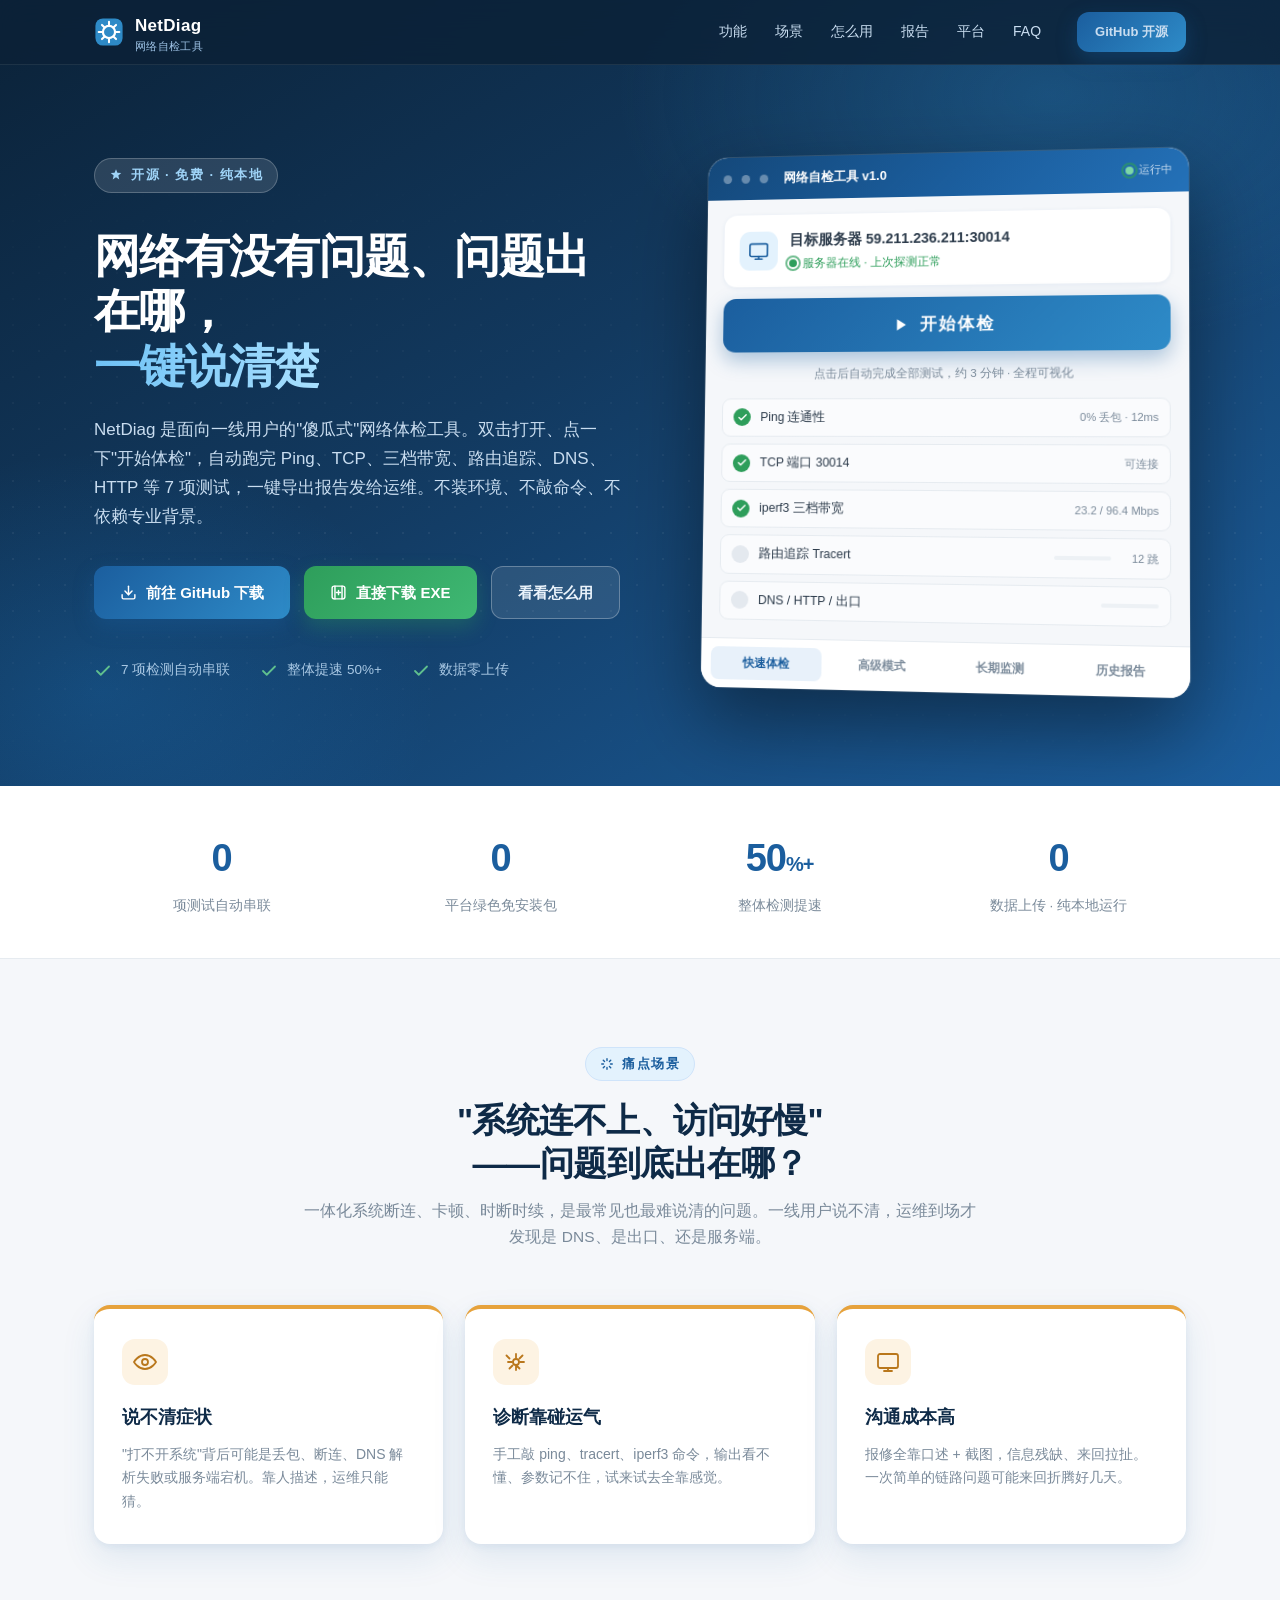
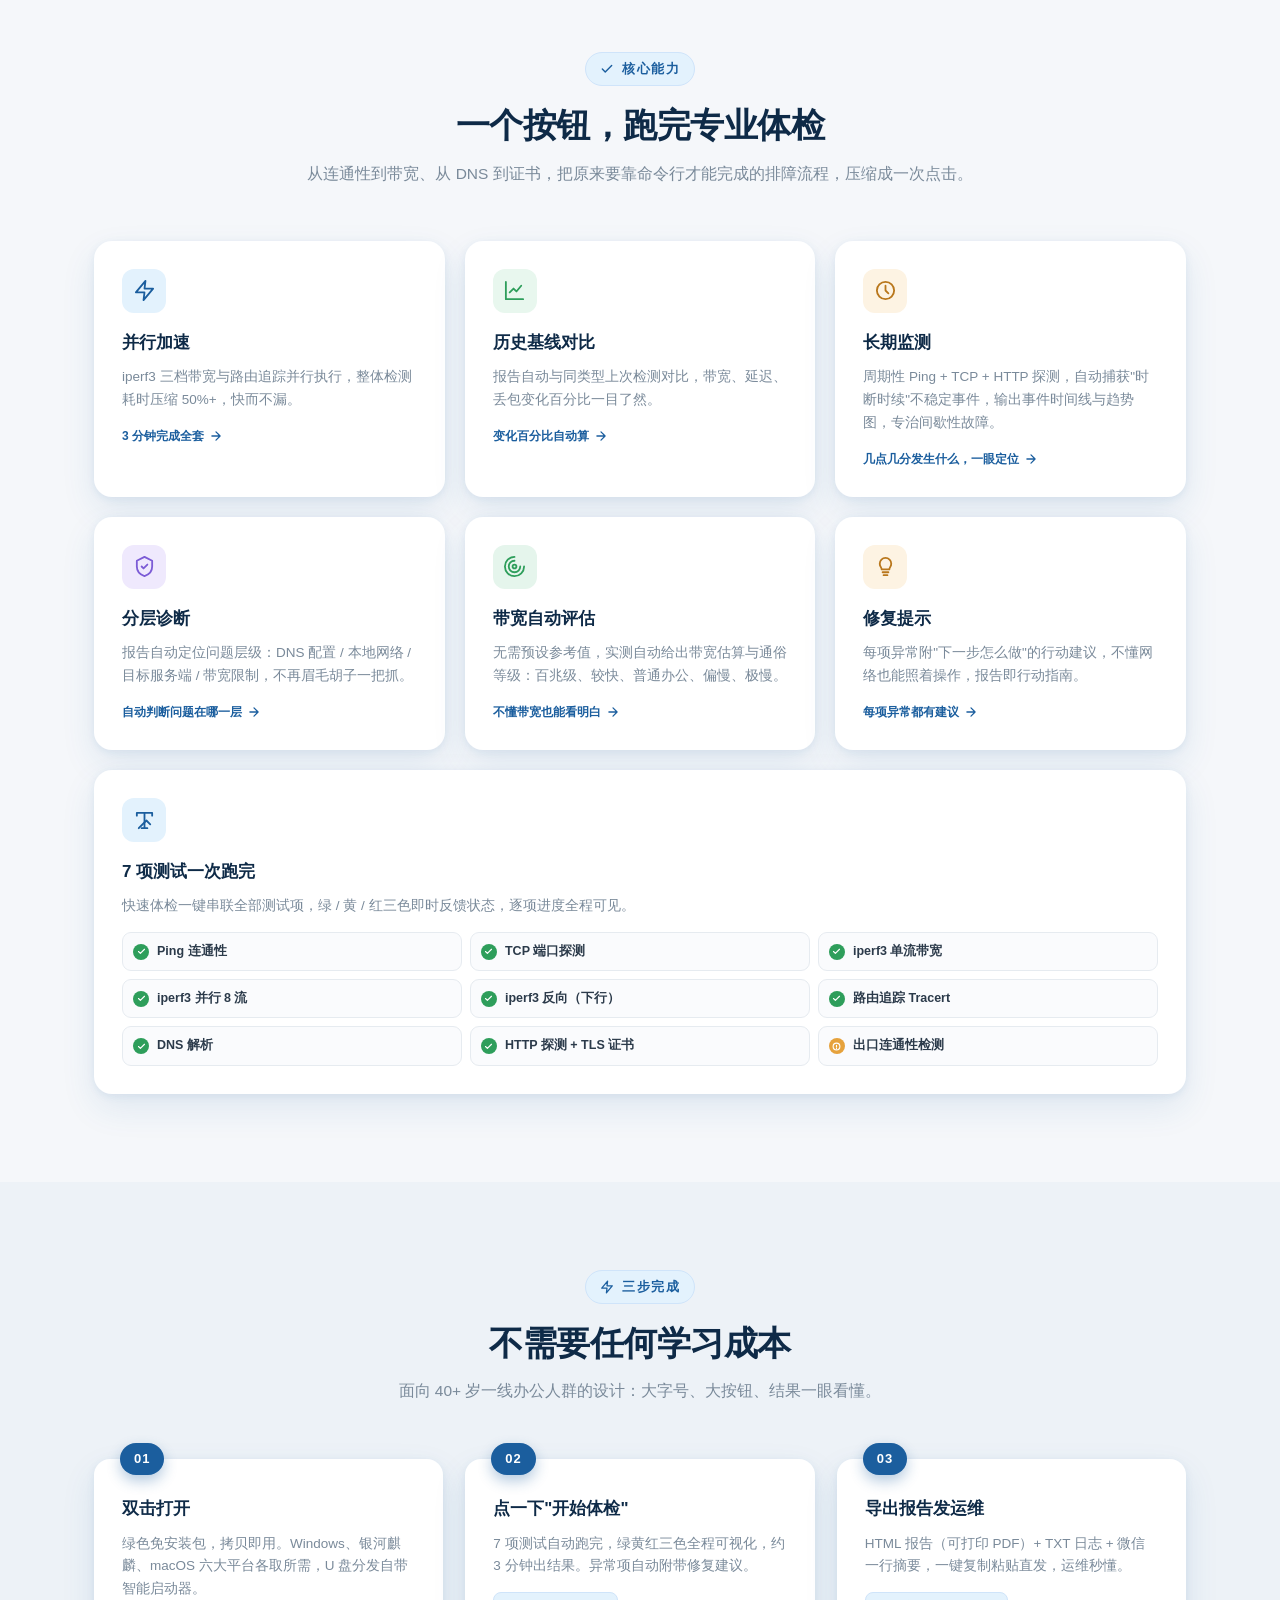
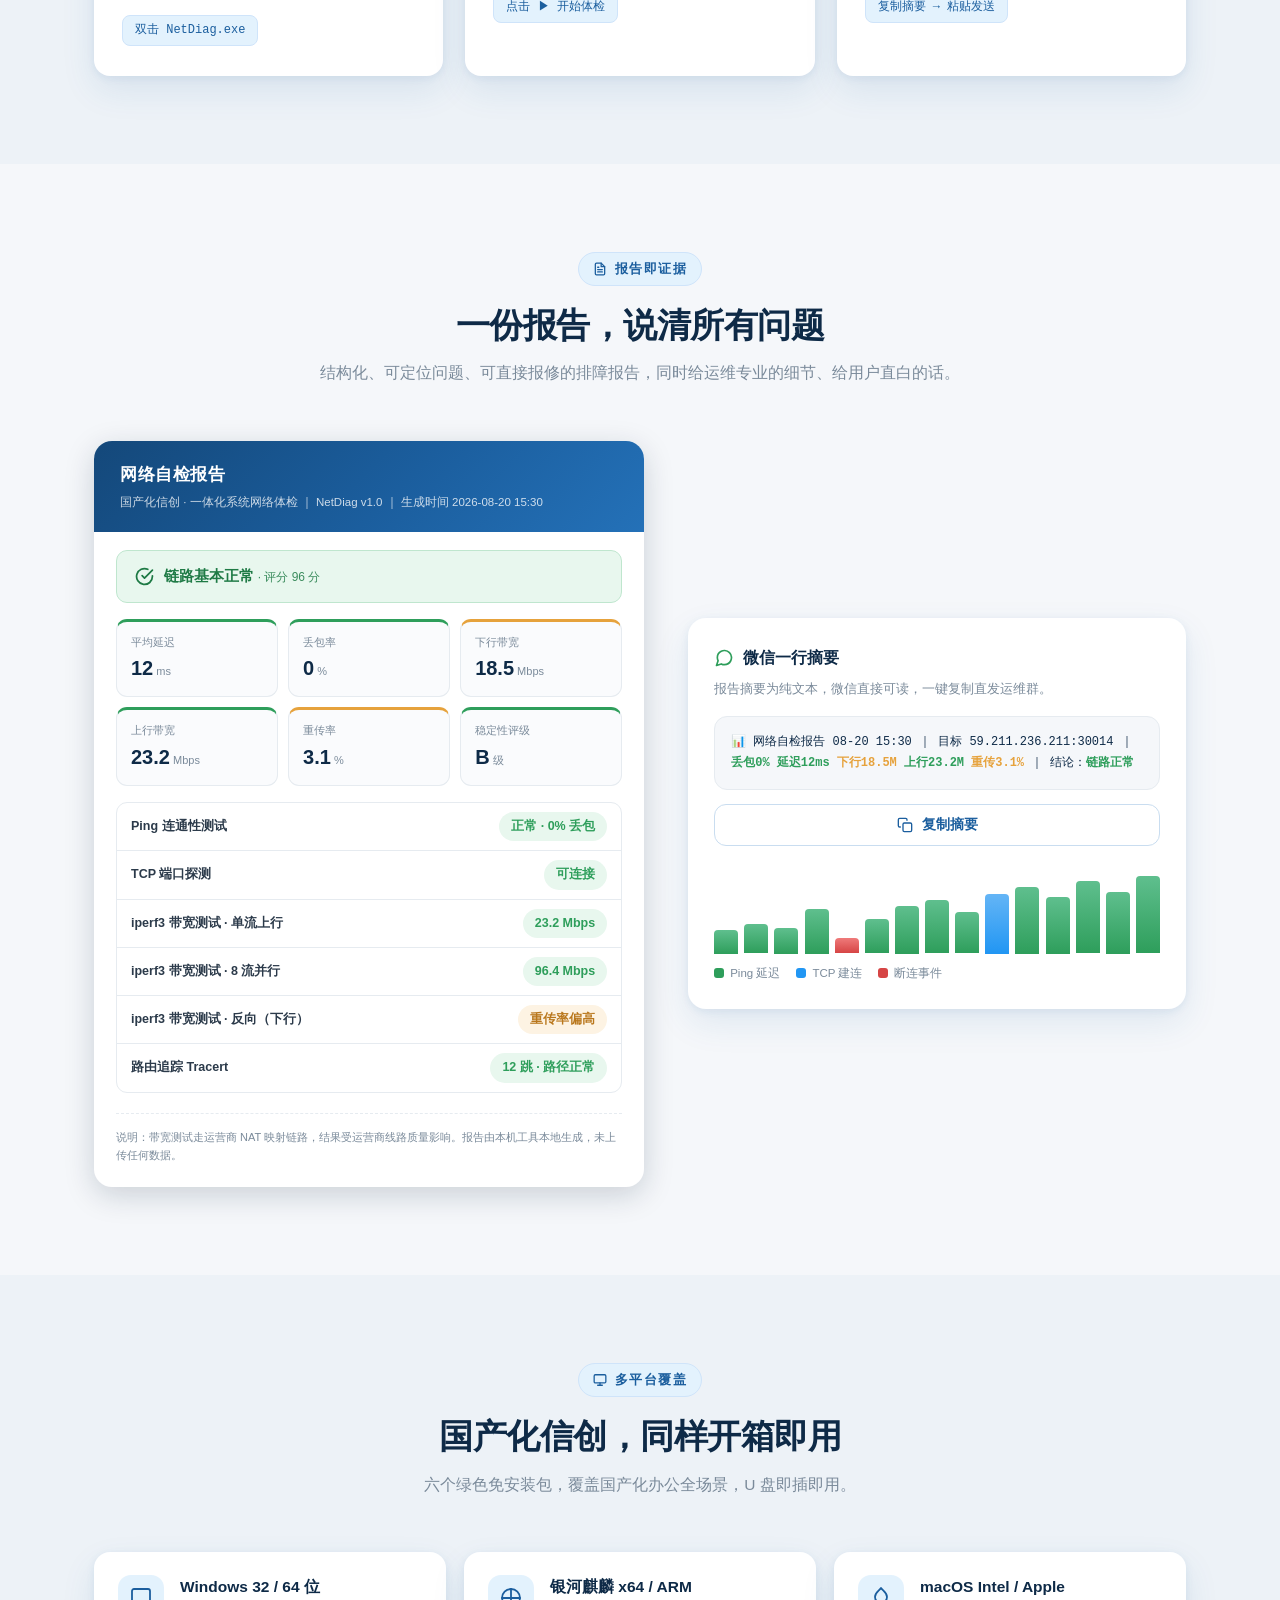
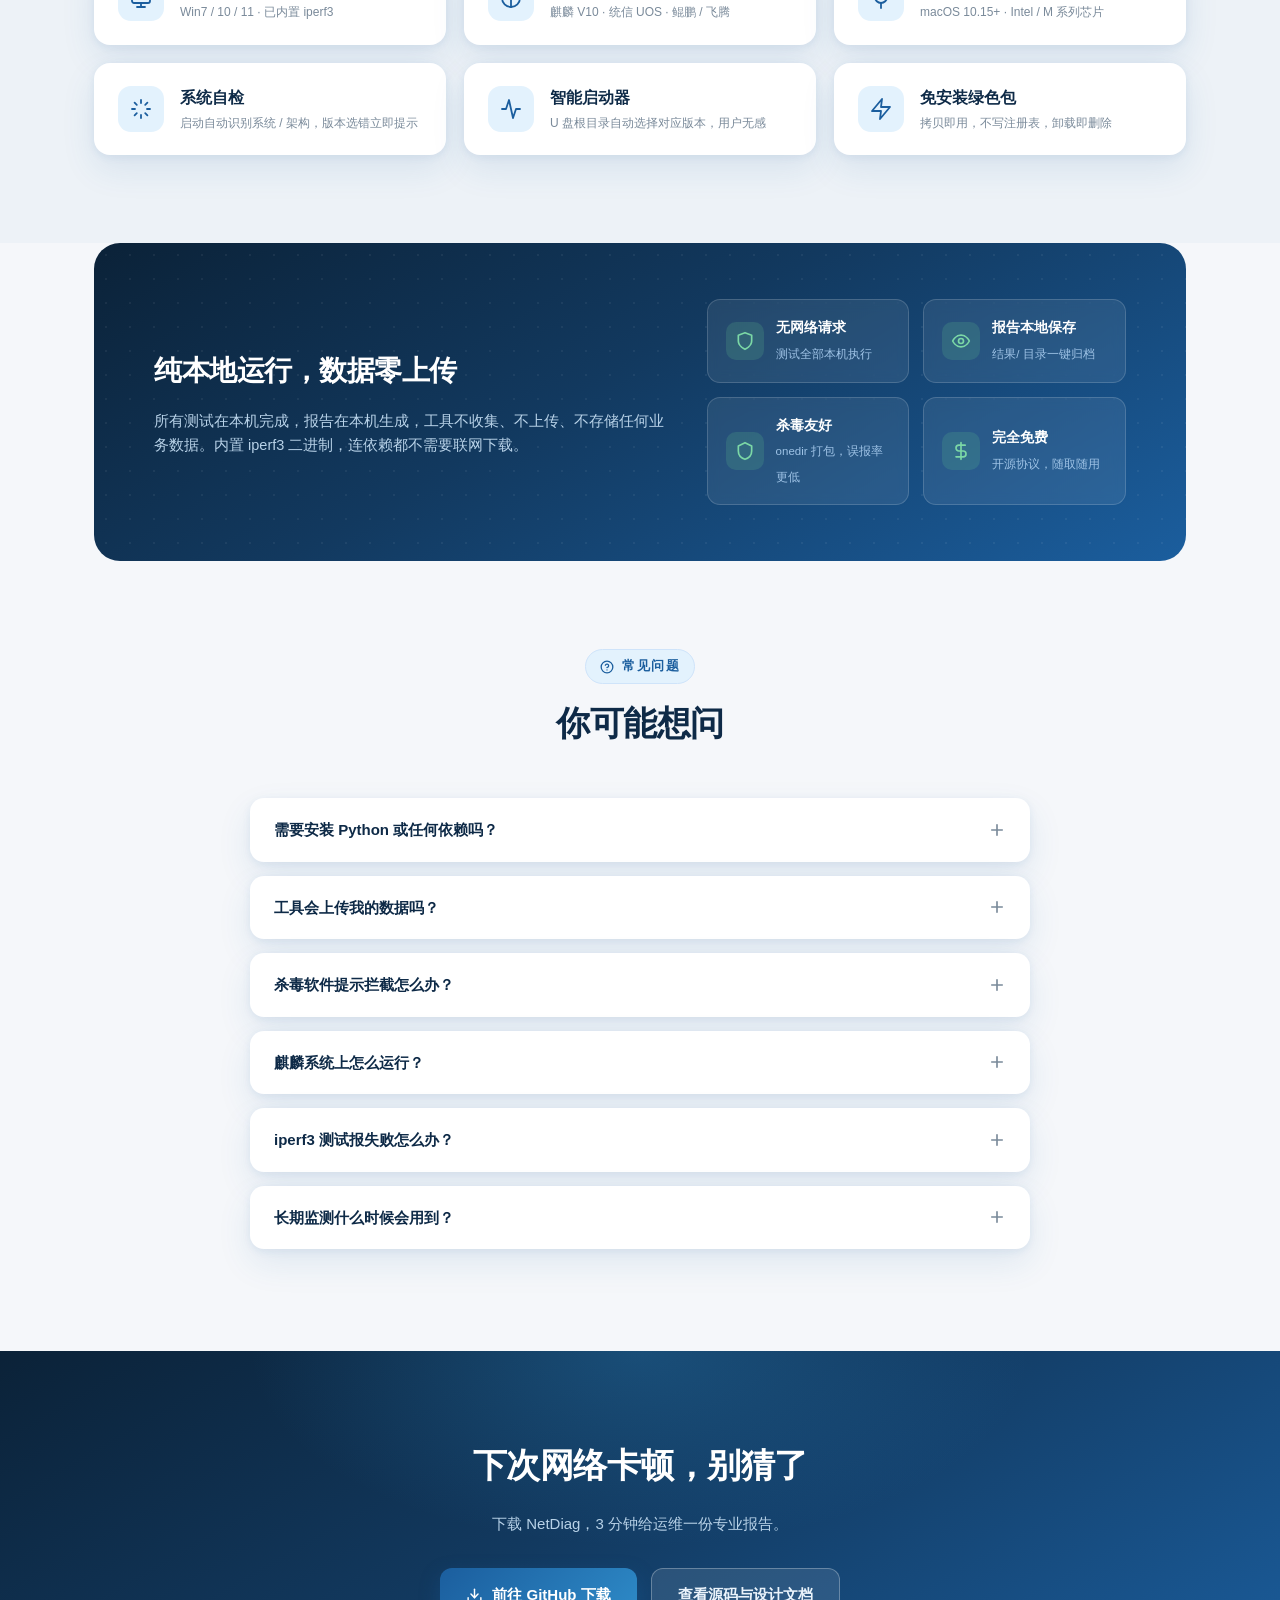
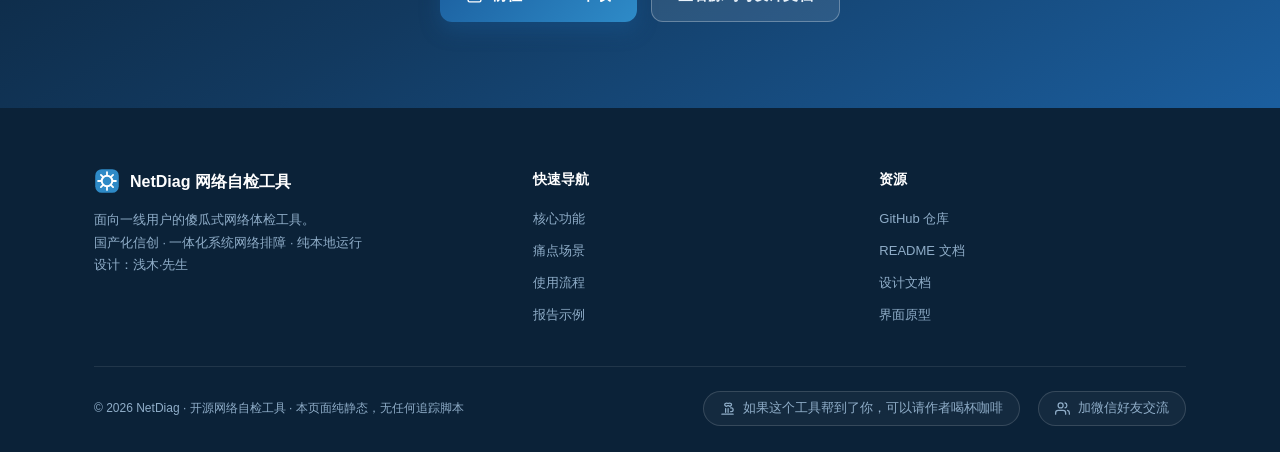
<file: docs/landing/index.html>
<!DOCTYPE html>
<html lang="zh-CN">
<head>
<meta charset="UTF-8">
<meta name="viewport" content="width=device-width, initial-scale=1.0">
<title>NetDiag 网络自检工具 · 一键搞定网络体检</title>
<meta name="description" content="面向一线用户的傻瓜式网络体检工具：双击打开 → 点一下开始体检 → 自动跑完测试 → 一键导出报告发给运维。纯本地运行，零数据上传，支持 Windows / 麒麟 / macOS 六大平台。">
<style>
/* ============ 设计系统 ============ */
:root{
  --primary:#1B5E9E; --primary-dark:#14487A; --primary-deep:#0E2A47;
  --accent:#2196F3; --accent-light:#E3F2FD;
  --success:#2E9E5B; --success-light:#E8F7EE;
  --warning:#E6A23C; --warning-light:#FDF3E3;
  --danger:#D64545; --danger-light:#FDECEC;
  --bg:#F5F7FA; --card:#FFFFFF;
  --text:#2B3A4A; --muted:#7A8A9A; --line:#E6EBF0;
  --hero-grad:linear-gradient(150deg,#0B2238 0%,#12395F 45%,#1B5E9E 100%);
  --shadow:0 2px 8px rgba(27,94,158,.08),0 14px 34px rgba(27,94,158,.10);
  --shadow-lg:0 8px 30px rgba(11,34,56,.18);
  --radius:16px;
}
*{margin:0;padding:0;box-sizing:border-box}
html{scroll-behavior:smooth}
body{
  font-family:"Microsoft YaHei","PingFang SC","Noto Sans CJK SC","WenQuanYi Micro Hei",-apple-system,sans-serif;
  background:var(--bg); color:var(--text); font-size:15px; line-height:1.7;
  -webkit-font-smoothing:antialiased;
}
::selection{background:rgba(33,150,243,.22)}
a{color:var(--primary);text-decoration:none}
img,svg{display:block}
.wrap{max-width:1140px;margin:0 auto;padding:0 24px}
.section{padding:88px 0}
.section-head{max-width:680px;margin:0 auto 54px;text-align:center}
.eyebrow{
  display:inline-flex;align-items:center;gap:8px;
  font-size:13px;font-weight:600;letter-spacing:1.5px;color:var(--primary);
  background:var(--accent-light);border:1px solid #CFE4FA;
  padding:5px 14px;border-radius:999px;margin-bottom:18px;
}
.section-head h2{font-size:34px;font-weight:800;letter-spacing:-.5px;color:var(--primary-deep);line-height:1.25}
.section-head p{font-size:15.5px;color:var(--muted);margin-top:14px}
/* ============ 通用组件 ============ */
.btn{
  display:inline-flex;align-items:center;justify-content:center;gap:9px;
  font-size:15px;font-weight:600;padding:13px 26px;border-radius:12px;
  cursor:pointer;transition:.22s ease;border:none;font-family:inherit;white-space:nowrap;
}
.btn:active{transform:scale(.97)}
.btn-primary{
  background:linear-gradient(135deg,#1B5E9E,#2E8BC8);color:#fff;
  box-shadow:0 8px 20px rgba(27,94,158,.35);
}
.btn-primary:hover{transform:translateY(-2px);box-shadow:0 12px 28px rgba(27,94,158,.45)}
.btn-exe{
  background:linear-gradient(135deg,#2E9E5B,#3FB873);color:#fff;
  box-shadow:0 8px 20px rgba(46,158,91,.32);
}
.btn-exe:hover{transform:translateY(-2px);box-shadow:0 12px 28px rgba(46,158,91,.45)}
.btn-ghost{background:rgba(255,255,255,.1);color:#EAF3FB;border:1px solid rgba(255,255,255,.28)}
.btn-ghost:hover{background:rgba(255,255,255,.18)}
.btn-dark{background:#fff;color:var(--primary);border:1.6px solid #C9DDF0}
.btn-dark:hover{border-color:var(--primary);background:var(--accent-light)}
.badge{
  display:inline-flex;align-items:center;gap:6px;font-size:12.5px;font-weight:600;
  padding:4px 12px;border-radius:999px;white-space:nowrap;
}
.badge-ok{background:var(--success-light);color:var(--success)}
.badge-warn{background:var(--warning-light);color:#B9771C}
.badge-bad{background:var(--danger-light);color:var(--danger)}
/* ============ 顶部导航 ============ */
.nav{
  position:fixed;top:0;left:0;right:0;z-index:100;
  background:rgba(11,34,56,.82);backdrop-filter:blur(14px);-webkit-backdrop-filter:blur(14px);
  border-bottom:1px solid rgba(255,255,255,.08);
}
.nav-inner{display:flex;align-items:center;justify-content:space-between;height:64px}
.brand{display:flex;align-items:center;gap:11px;color:#fff;font-weight:800;font-size:17px;letter-spacing:.3px}
.brand svg{width:30px;height:30px}
.brand small{display:block;font-size:11px;font-weight:400;color:#9FC3E6;line-height:1}
.nav-links{display:flex;align-items:center;gap:28px}
.nav-links a{color:#C9DDF0;font-size:14px;transition:.2s}
.nav-links a:hover{color:#fff}
.nav-links .btn{font-size:13px;padding:9px 18px;margin-left:8px}
.nav-burger{display:none;background:none;border:none;color:#fff;cursor:pointer;padding:8px}
.nav-burger svg{width:26px;height:26px}
/* ============ Hero ============ */
.hero{
  background:var(--hero-grad);color:#fff;position:relative;overflow:hidden;
  padding:150px 0 96px;
}
.hero::before{
  content:"";position:absolute;inset:0;pointer-events:none;
  background:
    radial-gradient(720px 420px at 82% 12%,rgba(46,139,200,.28),transparent 60%),
    radial-gradient(560px 400px at 8% 88%,rgba(33,150,243,.18),transparent 60%);
}
.hero::after{
  content:"";position:absolute;inset:0;pointer-events:none;opacity:.5;
  background-image:radial-gradient(rgba(255,255,255,.12) 1px,transparent 1px);
  background-size:26px 26px;
  mask-image:linear-gradient(180deg,transparent 20%,#000 70%,transparent);
  -webkit-mask-image:linear-gradient(180deg,transparent 20%,#000 70%,transparent);
}
.hero-grid{position:relative;z-index:1;display:grid;grid-template-columns:1.05fr .95fr;gap:64px;align-items:center}
.hero h1{font-size:46px;line-height:1.2;font-weight:800;letter-spacing:-1px;margin:18px 0 22px}
.hero h1 em{font-style:normal;background:linear-gradient(100deg,#6EC1F5,#A8E0FF);-webkit-background-clip:text;background-clip:text;-webkit-text-fill-color:transparent}
.hero .lead{font-size:17px;color:#C9DDF0;max-width:540px;margin-bottom:34px}
.hero-cta{display:flex;gap:14px;flex-wrap:wrap;margin-bottom:40px}
.hero-points{display:flex;gap:30px;flex-wrap:wrap}
.hero-point{display:flex;align-items:center;gap:9px;font-size:13.5px;color:#A9C8E4}
.hero-point svg{width:18px;height:18px;color:#5FBF8E;flex:0 0 auto}
/* —— App 界面模拟 —— */
.app-mock{position:relative;z-index:1;perspective:1400px}
.app-frame{
  background:#fff;border-radius:20px;overflow:hidden;color:var(--text);
  box-shadow:0 34px 80px rgba(0,0,0,.42),0 0 0 1px rgba(255,255,255,.14);
  transform:rotateY(-7deg) rotateX(3deg);transition:transform .6s cubic-bezier(.16,1,.3,1);
}
.app-mock:hover .app-frame{transform:rotateY(-3deg) rotateX(1.5deg)}
.app-topbar{
  background:linear-gradient(135deg,#14487A,#1B5E9E 55%,#2471B8);
  padding:11px 16px;display:flex;align-items:center;gap:10px;
}
.app-topbar .dot{width:9px;height:9px;border-radius:50%;background:rgba(255,255,255,.35)}
.app-topbar .ttl{font-size:13px;font-weight:700;color:#fff}
.app-topbar .sub{font-size:10.5px;color:#C9DDF0;margin-left:auto;display:flex;align-items:center;gap:5px}
.app-body{background:var(--bg);padding:16px 18px 18px}
.app-card{background:#fff;border-radius:13px;box-shadow:0 1px 5px rgba(27,94,158,.08);padding:14px 16px;margin-bottom:12px}
.app-target{display:flex;align-items:center;gap:12px}
.app-target .ico{
  width:40px;height:40px;border-radius:11px;background:var(--accent-light);
  display:flex;align-items:center;justify-content:center;color:var(--primary);flex:0 0 auto;
}
.app-target .ico svg{width:22px;height:22px}
.app-target .host{font-size:14.5px;font-weight:700}
.app-target .status{font-size:12px;color:var(--success);display:flex;align-items:center;gap:6px;margin-top:1px}
.pulse{width:8px;height:8px;border-radius:50%;background:var(--success);position:relative}
.pulse::after{content:"";position:absolute;inset:-4px;border-radius:50%;border:2px solid var(--success);opacity:.7;animation:pulse 1.8s ease-out infinite}
@keyframes pulse{0%{transform:scale(.6);opacity:.9}100%{transform:scale(1.6);opacity:0}}
.app-start-btn{
  display:flex;align-items:center;justify-content:center;gap:10px;
  width:100%;padding:16px;border-radius:13px;border:none;cursor:pointer;
  font-size:17px;font-weight:800;letter-spacing:2px;color:#fff;font-family:inherit;
  background:linear-gradient(135deg,#1B5E9E,#2E8BC8);
  box-shadow:0 8px 20px rgba(27,94,158,.35);margin-bottom:13px;transition:.2s;
}
.app-start-btn:hover{transform:translateY(-2px)}
.app-start-btn svg{width:20px;height:20px}
.app-start-btn.checked{background:linear-gradient(135deg,#2E9E5B,#3CB371);box-shadow:0 8px 20px rgba(46,158,91,.35)}
.app-hint{font-size:11.5px;color:var(--muted);text-align:center;margin-bottom:14px}
.app-tests{display:flex;flex-direction:column;gap:7px}
.app-test{display:flex;align-items:center;gap:10px;font-size:12.5px;padding:8px 11px;border-radius:9px;background:#FAFBFD;border:1px solid var(--line);transition:.3s}
.app-test .check{width:18px;height:18px;border-radius:50%;flex:0 0 auto;display:flex;align-items:center;justify-content:center}
.app-test .check svg{width:11px;height:11px}
.app-test.done .check{background:var(--success);color:#fff}
.app-test.run .check{background:var(--accent);color:#fff;animation:bounce .9s ease infinite}
.app-test.wait .check{background:#E4E9EF;color:#9AA7B4}
@keyframes bounce{0%,100%{transform:translateY(0)}50%{transform:translateY(-3px)}}
.app-test .bar{width:56px;height:4px;border-radius:4px;background:#EDF1F5;overflow:hidden;margin-left:auto;flex:0 0 auto}
.app-test .bar i{display:block;height:100%;width:0;background:linear-gradient(90deg,#2196F3,#5FBF8E);border-radius:4px;transition:width .5s ease}
.app-test .tval{font-size:11px;color:var(--muted);margin-left:auto;flex:0 0 auto}
.app-test .bar + .tval{margin-left:10px}
.app-test:not(:has(.bar)) .tval{margin-left:auto}
.app-nav{
  display:flex;background:#fff;border-top:1px solid var(--line);padding:8px 10px;gap:4px;
}
.app-nav span{
  flex:1;text-align:center;font-size:11.5px;font-weight:600;color:var(--muted);
  padding:7px 2px;border-radius:8px;cursor:default;
}
.app-nav span.on{color:var(--primary);background:var(--primary-light,#E8F1FA)}
.float-chip{
  position:absolute;right:-26px;bottom:26px;z-index:2;
  background:rgba(255,255,255,.96);color:var(--primary-deep);border-radius:14px;
  box-shadow:var(--shadow-lg);padding:12px 18px;display:flex;align-items:center;gap:12px;
  animation:floaty 5s ease-in-out infinite;transform-origin:center;
}
@keyframes floaty{0%,100%{transform:translateY(0) rotate(0)}50%{transform:translateY(-9px)}}
.float-chip .ico{width:34px;height:34px;border-radius:10px;background:var(--success-light);color:var(--success);display:flex;align-items:center;justify-content:center}
.float-chip .ico svg{width:19px;height:19px}
.float-chip b{font-size:15px;display:block;line-height:1.2}
.float-chip small{font-size:11.5px;color:var(--muted)}
/* ============ 数据条 ============ */
.stats-band{background:#fff;border-bottom:1px solid var(--line);padding:40px 0}
.stats-grid{display:grid;grid-template-columns:repeat(4,1fr);gap:24px;text-align:center}
.stat-num{font-size:38px;font-weight:800;color:var(--primary);letter-spacing:-1px}
.stat-num small{font-size:20px;font-weight:700}
.stat-label{font-size:13.5px;color:var(--muted);margin-top:4px}
/* ============ 痛点 ============ */
.pain-grid{display:grid;grid-template-columns:repeat(3,1fr);gap:22px}
.pain-card{
  background:#fff;border-radius:var(--radius);padding:30px 28px;box-shadow:var(--shadow);
  border-top:4px solid var(--warning);transition:.3s;
}
.pain-card:hover{transform:translateY(-5px);box-shadow:var(--shadow-lg)}
.pain-card .p-ico{
  width:46px;height:46px;border-radius:13px;background:var(--warning-light);color:#B9771C;
  display:flex;align-items:center;justify-content:center;margin-bottom:18px;
}
.pain-card .p-ico svg{width:24px;height:24px}
.pain-card h3{font-size:17.5px;font-weight:700;margin-bottom:10px;color:var(--primary-deep)}
.pain-card p{font-size:14px;color:var(--muted)}
/* ============ 功能 Bento ============ */
.bento{display:grid;grid-template-columns:repeat(6,1fr);gap:20px}
.bento-card{
  background:#fff;border-radius:18px;padding:28px;box-shadow:var(--shadow);
  grid-column:span 2;position:relative;overflow:hidden;transition:.3s;
  display:flex;flex-direction:column;
}
.bento-card:hover{transform:translateY(-4px);box-shadow:var(--shadow-lg)}
.bento-card.wide{grid-column:span 3}
.bento-card.full{grid-column:span 6}
.b-card-ico{
  width:44px;height:44px;border-radius:12px;display:flex;align-items:center;justify-content:center;margin-bottom:16px;
}
.b-card-ico svg{width:23px;height:23px}
.bento-card h3{font-size:17px;font-weight:700;color:var(--primary-deep);margin-bottom:8px}
.bento-card p{font-size:13.5px;color:var(--muted)}
.bento-card .tagline{font-size:12px;color:var(--primary);font-weight:600;margin-top:14px;display:flex;align-items:center;gap:5px}
.tagline svg{width:14px;height:14px}
.tests-strip{display:grid;grid-template-columns:repeat(3,1fr);gap:8px;margin-top:14px}
.test-pill{
  display:flex;align-items:center;gap:8px;font-size:12.5px;font-weight:600;
  background:#FAFBFD;border:1px solid var(--line);border-radius:9px;padding:8px 10px;
}
.test-pill .c{width:16px;height:16px;border-radius:50%;background:var(--success);color:#fff;display:flex;align-items:center;justify-content:center;flex:0 0 auto}
.test-pill .c svg{width:9px;height:9px}
.test-pill.warn .c{background:var(--warning)}
.test-pill.bad .c{background:var(--danger)}
.mini-chart{display:flex;align-items:flex-end;gap:6px;height:86px;margin-top:16px}
.mini-chart i{flex:1;border-radius:4px 4px 0 0;background:linear-gradient(180deg,#5FBF8E,#2E9E5B);min-height:6px;animation:growUp 1s ease forwards;transform-origin:bottom}
.mini-chart i.blue{background:linear-gradient(180deg,#64B5F6,#2196F3)}
.mini-chart i.red{background:linear-gradient(180deg,#EF7A7A,#D64545)}
@keyframes growUp{from{transform:scaleY(0)}to{transform:scaleY(1)}}
.mini-legend{display:flex;gap:16px;margin-top:10px;font-size:11.5px;color:var(--muted)}
.mini-legend span{display:flex;align-items:center;gap:6px}
.mini-legend i{width:10px;height:10px;border-radius:3px}
/* ============ 流程 ============ */
.steps{display:grid;grid-template-columns:repeat(3,1fr);gap:22px;counter-reset:step}
.step{
  background:#fff;border-radius:var(--radius);padding:30px 28px;box-shadow:var(--shadow);
  position:relative;
}
.step::before{
  counter-increment:step;content:"0" counter(step);
  position:absolute;top:-16px;left:26px;font-size:13px;font-weight:800;letter-spacing:1px;
  color:#fff;background:var(--primary);padding:5px 14px;border-radius:999px;
  box-shadow:0 6px 14px rgba(27,94,158,.32);
}
.step h3{font-size:17px;font-weight:700;color:var(--primary-deep);margin-bottom:9px;padding-top:6px}
.step p{font-size:13.5px;color:var(--muted)}
.step .kbd{
  display:inline-block;margin-top:14px;font-size:12px;color:var(--primary);
  background:var(--accent-light);border:1px solid #CFE4FA;padding:4px 12px;border-radius:8px;
  font-family:Consolas,"Courier New",monospace;
}
/* ============ 报告示例 ============ */
.report-show{display:grid;grid-template-columns:1.05fr .95fr;gap:44px;align-items:center}
.report-doc{
  background:#fff;border-radius:18px;box-shadow:var(--shadow-lg);overflow:hidden;
  font-size:13px;
}
.report-head{background:linear-gradient(135deg,#14487A,#1B5E9E 55%,#2471B8);color:#fff;padding:20px 26px}
.report-head h4{font-size:17px;font-weight:800;letter-spacing:.5px}
.report-head p{font-size:11.5px;opacity:.78;margin-top:3px}
.report-banner{margin:18px 22px 0;border-radius:11px;padding:13px 18px;border:1px solid #BFE6CE;background:#E8F7EE;color:#1E7A45;display:flex;align-items:center;gap:10px}
.report-banner svg{width:19px;height:19px;flex:0 0 auto}
.report-banner b{font-size:14.5px}
.report-banner span{font-size:12px;opacity:.85}
.report-stats{display:grid;grid-template-columns:repeat(3,1fr);gap:10px;margin:16px 22px}
.r-stat{background:#FAFBFD;border:1px solid var(--line);border-radius:11px;padding:11px 14px;border-top:3px solid var(--primary)}
.r-stat.ok{border-top-color:var(--success)}
.r-stat.warn{border-top-color:var(--warning)}
.r-stat .k{font-size:11px;color:var(--muted)}
.r-stat .v{font-size:20px;font-weight:800;color:var(--primary-deep)}
.r-stat .v small{font-size:11px;color:var(--muted);font-weight:400}
.report-table{margin:0 22px 20px;border:1px solid var(--line);border-radius:11px;overflow:hidden}
.report-table .row{display:flex;align-items:center;padding:9px 14px;border-bottom:1px solid var(--line);font-size:12.5px}
.report-table .row:last-child{border-bottom:none}
.report-table .row b{font-weight:600}
.report-table .row .st{margin-left:auto}
.report-foot{margin:0 22px 22px;padding-top:14px;border-top:1px dashed var(--line);font-size:11px;color:var(--muted)}
.wechat-card{
  background:#fff;border-radius:18px;box-shadow:var(--shadow);padding:26px;position:relative;
}
.wechat-card h4{font-size:16px;font-weight:700;color:var(--primary-deep);display:flex;align-items:center;gap:9px;margin-bottom:6px}
.wechat-card h4 svg{width:20px;height:20px;color:var(--success)}
.wechat-card>p{font-size:13px;color:var(--muted);margin-bottom:16px}
.msg{
  background:var(--bg);border:1px solid var(--line);border-radius:13px;padding:15px 16px;
  font-family:Consolas,"Courier New",monospace;font-size:12px;color:var(--primary-deep);
  line-height:1.75;word-break:break-all;
}
.msg .hl{color:var(--success);font-weight:700}
.msg .hlw{color:var(--warning);font-weight:700}
.msg .hlr{color:var(--danger);font-weight:700}
.copy-btn{
  margin-top:14px;width:100%;justify-content:center;font-size:13.5px;padding:11px;
}
/* ============ 平台 ============ */
.plat-grid{display:grid;grid-template-columns:repeat(3,1fr);gap:18px}
.plat-card{
  background:#fff;border-radius:var(--radius);padding:22px 24px;box-shadow:var(--shadow);
  display:flex;align-items:center;gap:16px;transition:.3s;
}
.plat-card:hover{transform:translateY(-3px);box-shadow:var(--shadow-lg)}
.plat-ico{
  width:46px;height:46px;border-radius:13px;background:var(--accent-light);color:var(--primary);
  display:flex;align-items:center;justify-content:center;flex:0 0 auto;
}
.plat-ico svg{width:24px;height:24px}
.plat-card h4{font-size:15.5px;font-weight:700;color:var(--primary-deep)}
.plat-card p{font-size:12px;color:var(--muted);margin-top:2px}
/* ============ 隐私 ============ */
.privacy{
  background:var(--hero-grad);color:#fff;border-radius:26px;overflow:hidden;position:relative;
  padding:56px 60px;display:grid;grid-template-columns:1.1fr .9fr;gap:40px;align-items:center;
}
.privacy::before{
  content:"";position:absolute;inset:0;pointer-events:none;opacity:.4;
  background-image:radial-gradient(rgba(255,255,255,.14) 1px,transparent 1px);background-size:24px 24px;
}
.privacy h3{font-size:28px;font-weight:800;letter-spacing:-.5px;position:relative}
.privacy p{font-size:14.5px;color:#B8D2E8;margin-top:14px;max-width:520px;position:relative}
.privacy-feats{position:relative;display:grid;grid-template-columns:1fr 1fr;gap:14px}
.pf{
  background:rgba(255,255,255,.08);border:1px solid rgba(255,255,255,.16);border-radius:13px;
  padding:16px 18px;display:flex;align-items:center;gap:12px;backdrop-filter:blur(6px);
}
.pf .ico{width:38px;height:38px;border-radius:10px;background:rgba(95,191,142,.2);color:#7CD8A6;display:flex;align-items:center;justify-content:center;flex:0 0 auto}
.pf .ico svg{width:20px;height:20px}
.pf b{font-size:14px;display:block}
.pf small{font-size:11.5px;color:#9FC3E6}
/* ============ FAQ ============ */
.faq{max-width:780px;margin:0 auto}
.faq-item{background:#fff;border-radius:14px;box-shadow:var(--shadow);margin-bottom:14px;overflow:hidden}
.faq-q{
  display:flex;align-items:center;justify-content:space-between;gap:16px;
  padding:19px 24px;cursor:pointer;font-size:15px;font-weight:600;color:var(--primary-deep);
  user-select:none;transition:.2s;
}
.faq-q:hover{color:var(--primary)}
.faq-q svg{width:18px;height:18px;flex:0 0 auto;transition:transform .3s;color:var(--muted)}
.faq-item.open .faq-q svg{transform:rotate(45deg)}
.faq-a{max-height:0;overflow:hidden;transition:max-height .38s ease}
.faq-a p{padding:0 24px 20px;font-size:13.5px;color:var(--muted)}
/* ============ CTA ============ */
.cta-band{background:var(--hero-grad);position:relative;overflow:hidden}
.cta-band::before{content:"";position:absolute;inset:0;background:radial-gradient(600px 300px at 50% 0%,rgba(46,139,200,.3),transparent 65%)}
.cta-inner{position:relative;text-align:center;padding:86px 0}
.cta-inner h2{font-size:34px;font-weight:800;color:#fff;letter-spacing:-.5px}
.cta-inner p{color:#B8D2E8;font-size:15px;margin:16px 0 32px}
.cta-btns{display:flex;gap:14px;justify-content:center;flex-wrap:wrap}
/* ============ 页脚 ============ */
.footer{background:#0B2238;color:#8FADC8;padding:60px 0 26px;font-size:13px}
.footer-top{display:grid;grid-template-columns:1.3fr 1fr 1fr;gap:40px;padding-bottom:40px;border-bottom:1px solid rgba(255,255,255,.09)}
.footer h5{color:#fff;font-size:14px;font-weight:700;margin-bottom:16px}
.footer-brand{display:flex;align-items:center;gap:10px;color:#fff;font-weight:800;font-size:16px;margin-bottom:14px}
.footer-brand svg{width:26px;height:26px}
.footer p.desc{font-size:12.5px;line-height:1.8}
.footer-links{display:flex;flex-direction:column;gap:10px}
.footer-links a{color:#8FADC8;transition:.2s}
.footer-links a:hover{color:#fff}
.footer-bottom{
  display:flex;align-items:center;justify-content:space-between;gap:18px;
  padding-top:24px;flex-wrap:wrap;
}
.footer-bottom p{font-size:12px}
.footer-extra{display:flex;align-items:center;gap:18px}
/* —— 隐晦打赏 —— */
.donate-link{
  display:inline-flex;align-items:center;gap:8px;color:#8FADC8;
  font-size:12.5px;padding:8px 16px;border-radius:999px;
  border:1px solid rgba(255,255,255,.14);background:rgba(255,255,255,.04);
  cursor:pointer;transition:.25s;font-family:inherit;
}
.donate-link:hover{color:#FFD9A8;border-color:rgba(255,214,150,.4);background:rgba(255,214,150,.08)}
.donate-link svg{width:15px;height:15px}
/* —— 打赏弹窗 —— */
.modal-overlay{
  position:fixed;inset:0;z-index:200;background:rgba(11,34,56,.62);
  backdrop-filter:blur(6px);display:flex;align-items:center;justify-content:center;
  opacity:0;pointer-events:none;transition:.28s;padding:24px;
}
.modal-overlay.open{opacity:1;pointer-events:auto}
.modal{
  background:#fff;border-radius:22px;max-width:430px;width:100%;padding:34px 32px 30px;
  transform:translateY(22px) scale(.96);transition:.3s cubic-bezier(.16,1,.3,1);
  box-shadow:0 30px 80px rgba(0,0,0,.4);position:relative;
}
.modal-overlay.open .modal{transform:none}
.modal-close{
  position:absolute;top:16px;right:16px;width:34px;height:34px;border-radius:10px;border:none;
  background:var(--bg);color:var(--muted);cursor:pointer;display:flex;align-items:center;justify-content:center;
  transition:.2s;font-size:18px;line-height:1;
}
.modal-close:hover{background:var(--danger-light);color:var(--danger)}
.modal-ico{
  width:54px;height:54px;border-radius:16px;margin:0 auto 16px;
  background:linear-gradient(135deg,#FFF3E0,#FFE0B2);color:#D98A1F;
  display:flex;align-items:center;justify-content:center;
}
.modal-ico svg{width:28px;height:28px}
.modal h3{text-align:center;font-size:20px;font-weight:800;color:var(--primary-deep)}
.modal .sub{text-align:center;font-size:13px;color:var(--muted);margin:10px 0 24px}
.qr-row{display:grid;grid-template-columns:1fr 1fr;gap:16px}
.qr-box{
  border:1px solid var(--line);border-radius:16px;padding:18px 14px 14px;text-align:center;
  background:#FAFBFD;transition:.25s;
}
.qr-box:hover{border-color:var(--primary);box-shadow:var(--shadow)}
.qr-box.hl{border-color:var(--primary);box-shadow:0 0 0 2px var(--accent-light),var(--shadow);background:#fff}
.qr-box.hl h4{color:var(--primary)}
.qr-box h4{font-size:13.5px;font-weight:700;color:var(--primary-deep);display:flex;align-items:center;justify-content:center;gap:7px;margin-bottom:13px}
.qr-box h4 svg{width:16px;height:16px}
.qr-canvas{
  width:128px;height:128px;margin:0 auto;border-radius:10px;background:#fff;
  padding:10px;border:1px solid var(--line);display:block;
  object-fit:contain;box-sizing:border-box;
}
.qr-box small{display:block;margin-top:11px;font-size:11px;color:var(--muted)}
.qr-note{margin-top:20px;padding-top:18px;border-top:1px dashed var(--line);text-align:center;font-size:12px;color:var(--muted)}
.qr-note b{color:var(--primary)}
/* ============ 滚动显现 ============ */
.reveal{opacity:0;transform:translateY(30px);transition:opacity .7s ease,transform .7s cubic-bezier(.16,1,.3,1)}
.reveal.in{opacity:1;transform:none}
.reveal.d1{transition-delay:.08s}
.reveal.d2{transition-delay:.16s}
.reveal.d3{transition-delay:.24s}
/* ============ 响应式 ============ */
@media (max-width:960px){
  .hero-grid{grid-template-columns:1fr;gap:56px}
  .hero{padding:126px 0 80px}
  .hero h1{font-size:36px}
  .bento-card,.bento-card.wide{grid-column:span 3}
  .report-show{grid-template-columns:1fr;gap:36px}
  .privacy{grid-template-columns:1fr;padding:44px 34px}
  .footer-top{grid-template-columns:1fr 1fr}
  .float-chip{right:8px}
}
@media (max-width:720px){
  .nav-links{display:none}
  .nav-burger{display:block}
  .nav-links.open{
    display:flex;position:absolute;top:64px;left:0;right:0;flex-direction:column;
    background:rgba(11,34,56,.97);padding:18px 24px 26px;gap:18px;align-items:flex-start;
    border-bottom:1px solid rgba(255,255,255,.1);
  }
  .stats-grid{grid-template-columns:repeat(2,1fr);gap:20px}
  .pain-grid{grid-template-columns:1fr}
  .bento-card,.bento-card.wide{grid-column:span 6}
  .steps{grid-template-columns:1fr}
  .plat-grid{grid-template-columns:1fr 1fr}
  .tests-strip{grid-template-columns:1fr 1fr}
  .privacy-feats{grid-template-columns:1fr}
  .footer-top{grid-template-columns:1fr;gap:28px}
  .section{padding:64px 0}
  .section-head h2{font-size:27px}
  .hero h1{font-size:30px}
  .cta-inner h2{font-size:27px}
  .qr-row{grid-template-columns:1fr}
}
@media (max-width:440px){
  .plat-grid{grid-template-columns:1fr}
  .tests-strip{grid-template-columns:1fr}
  .hero-points{gap:16px}
}
@media (prefers-reduced-motion:reduce){
  *,*::before,*::after{animation-duration:.01ms !important;animation-iteration-count:1 !important;transition-duration:.01ms !important}
  html{scroll-behavior:auto}
  .reveal{opacity:1;transform:none}
}
</style>
</head>
<body>

<!-- ============ 导航 ============ -->
<nav class="nav" id="nav">
  <div class="wrap nav-inner">
    <a class="brand" href="#top">
      <svg viewBox="0 0 32 32" fill="none" aria-hidden="true">
        <rect x="1.5" y="1.5" width="29" height="29" rx="8" fill="url(#g1)"/>
        <circle cx="16" cy="16" r="6.5" stroke="#fff" stroke-width="2.4"/>
        <path d="M16 5v4M16 23v4M5 16h4M23 16h4M8.5 8.5l2.8 2.8M20.7 20.7l2.8 2.8M23.5 8.5l-2.8 2.8M11.3 20.7l-2.8 2.8" stroke="#fff" stroke-width="2.2" stroke-linecap="round"/>
        <defs><linearGradient id="g1" x1="0" y1="0" x2="32" y2="32"><stop stop-color="#2E8BC8"/><stop offset="1" stop-color="#14487A"/></linearGradient></defs>
      </svg>
      <span>NetDiag<small>网络自检工具</small></span>
    </a>
    <div class="nav-links" id="navLinks">
      <a href="#features">功能</a>
      <a href="#scenes">场景</a>
      <a href="#flow">怎么用</a>
      <a href="#report">报告</a>
      <a href="#platforms">平台</a>
      <a href="#faq">FAQ</a>
      <a class="btn btn-primary" href="https://github.com/DingoNan/QM-NetDiag" target="_blank" rel="noopener">GitHub 开源</a>
    </div>
    <button class="nav-burger" id="burger" aria-label="菜单">
      <svg viewBox="0 0 24 24" fill="none" stroke="currentColor" stroke-width="2" stroke-linecap="round"><path d="M4 7h16M4 12h16M4 17h16"/></svg>
    </button>
  </div>
</nav>

<!-- ============ Hero ============ -->
<header class="hero" id="top">
  <div class="wrap hero-grid">
    <div>
      <span class="eyebrow" style="background:rgba(255,255,255,.12);color:#9FD4F8;border-color:rgba(255,255,255,.22)">
        <svg width="14" height="14" viewBox="0 0 24 24" fill="currentColor"><path d="M12 2l2.4 6.2L21 8.6l-5 4.2 1.6 6.7L12 15.8l-5.6 3.7L8 12.8 3 8.6l6.6-.4z"/></svg>
        开源 · 免费 · 纯本地
      </span>
      <h1>网络有没有问题、问题出在哪，<br><em>一键说清楚</em></h1>
      <p class="lead">NetDiag 是面向一线用户的"傻瓜式"网络体检工具。双击打开、点一下"开始体检"，自动跑完 Ping、TCP、三档带宽、路由追踪、DNS、HTTP 等 7 项测试，一键导出报告发给运维。不装环境、不敲命令、不依赖专业背景。</p>
      <div class="hero-cta">
        <a class="btn btn-primary" href="https://github.com/DingoNan/QM-NetDiag" target="_blank" rel="noopener">
          <svg width="17" height="17" viewBox="0 0 24 24" fill="none" stroke="currentColor" stroke-width="2" stroke-linecap="round" stroke-linejoin="round"><path d="M21 15v4a2 2 0 0 1-2 2H5a2 2 0 0 1-2-2v-4"/><path d="M7 10l5 5 5-5"/><path d="M12 15V3"/></svg>
          前往 GitHub 下载
        </a>
        <a class="btn btn-exe" href="https://github.com/DingoNan/QM-NetDiag/releases" target="_blank" rel="noopener">
          <svg width="17" height="17" viewBox="0 0 24 24" fill="none" stroke="currentColor" stroke-width="2" stroke-linecap="round" stroke-linejoin="round"><rect x="3" y="3" width="18" height="18" rx="3"/><path d="M9 12h6M12 9v6"/><path d="M7 3v18M17 3v18" stroke-dasharray="0"/></svg>
          直接下载 EXE
        </a>
        <a class="btn btn-ghost" href="#flow">看看怎么用</a>
      </div>
      <div class="hero-points">
        <span class="hero-point"><svg viewBox="0 0 24 24" fill="none" stroke="currentColor" stroke-width="2.4" stroke-linecap="round" stroke-linejoin="round"><path d="M20 6L9 17l-5-5"/></svg>7 项检测自动串联</span>
        <span class="hero-point"><svg viewBox="0 0 24 24" fill="none" stroke="currentColor" stroke-width="2.4" stroke-linecap="round" stroke-linejoin="round"><path d="M20 6L9 17l-5-5"/></svg>整体提速 50%+</span>
        <span class="hero-point"><svg viewBox="0 0 24 24" fill="none" stroke="currentColor" stroke-width="2.4" stroke-linecap="round" stroke-linejoin="round"><path d="M20 6L9 17l-5-5"/></svg>数据零上传</span>
      </div>
    </div>

    <!-- App 模拟 -->
    <div class="app-mock">
      <div class="app-frame">
        <div class="app-topbar">
          <span class="dot"></span><span class="dot"></span><span class="dot"></span>
          <span class="ttl" style="margin-left:6px">网络自检工具 v1.0</span>
          <span class="sub"><span class="pulse" style="background:#7CD8A6"></span>运行中</span>
        </div>
        <div class="app-body">
          <div class="app-card app-target">
            <div class="ico">
              <svg viewBox="0 0 24 24" fill="none" stroke="currentColor" stroke-width="1.8" stroke-linecap="round" stroke-linejoin="round"><rect x="2" y="4" width="20" height="14" rx="2"/><path d="M8 21h8M12 18v3"/></svg>
            </div>
            <div>
              <div class="host">目标服务器 59.211.236.211:30014</div>
              <div class="status"><span class="pulse"></span>服务器在线 · 上次探测正常</div>
            </div>
          </div>
          <button class="app-start-btn" id="mockBtn">
            <svg viewBox="0 0 24 24" fill="currentColor"><path d="M8 5v14l11-7z"/></svg>
            开始体检
          </button>
          <p class="app-hint">点击后自动完成全部测试，约 3 分钟 · 全程可视化</p>
          <div class="app-tests" id="mockTests">
            <div class="app-test done"><span class="check"><svg viewBox="0 0 24 24" fill="none" stroke="currentColor" stroke-width="3.2" stroke-linecap="round" stroke-linejoin="round"><path d="M20 6L9 17l-5-5"/></svg></span>Ping 连通性<span class="tval">0% 丢包 · 12ms</span></div>
            <div class="app-test done"><span class="check"><svg viewBox="0 0 24 24" fill="none" stroke="currentColor" stroke-width="3.2" stroke-linecap="round" stroke-linejoin="round"><path d="M20 6L9 17l-5-5"/></svg></span>TCP 端口 30014<span class="tval">可连接</span></div>
            <div class="app-test done"><span class="check"><svg viewBox="0 0 24 24" fill="none" stroke="currentColor" stroke-width="3.2" stroke-linecap="round" stroke-linejoin="round"><path d="M20 6L9 17l-5-5"/></svg></span>iperf3 三档带宽<span class="tval">23.2 / 96.4 Mbps</span></div>
            <div class="app-test run"><span class="check"><svg viewBox="0 0 24 24" fill="currentColor"><path d="M8 5v14l11-7z"/></svg></span>路由追踪 Tracert<span class="bar"><i style="width:64%"></i></span><span class="tval">12 跳</span></div>
            <div class="app-test wait"><span class="check"></span>DNS / HTTP / 出口<span class="bar"><i style="width:0%"></i></span></div>
          </div>
        </div>
        <div class="app-nav">
          <span class="on">快速体检</span><span>高级模式</span><span>长期监测</span><span>历史报告</span>
        </div>
      </div>
      <div class="float-chip">
        <div class="ico">
          <svg viewBox="0 0 24 24" fill="none" stroke="currentColor" stroke-width="2" stroke-linecap="round" stroke-linejoin="round"><path d="M22 11.1V12a10 10 0 1 1-5.9-9.1"/><path d="M22 4L12 14.01l-3-3"/></svg>
        </div>
        <div><b>检测完成</b><small>链路基本正常 · 评分 96</small></div>
      </div>
    </div>
  </div>
</header>

<!-- ============ 数据条 ============ -->
<div class="stats-band">
  <div class="wrap stats-grid">
    <div class="reveal"><div class="stat-num" data-count="7">0</div><div class="stat-label">项测试自动串联</div></div>
    <div class="reveal d1"><div class="stat-num" data-count="6">0</div><div class="stat-label">平台绿色免安装包</div></div>
    <div class="reveal d2"><div class="stat-num"><span data-count="50">0</span><small>%+</small></div><div class="stat-label">整体检测提速</div></div>
    <div class="reveal d3"><div class="stat-num" data-count="0">0</div><div class="stat-label">数据上传 · 纯本地运行</div></div>
  </div>
</div>

<!-- ============ 痛点 ============ -->
<section class="section" id="scenes">
  <div class="wrap">
    <div class="section-head reveal">
      <span class="eyebrow"><svg width="14" height="14" viewBox="0 0 24 24" fill="none" stroke="currentColor" stroke-width="2.4" stroke-linecap="round"><path d="M12 3v3m0 12v3M3 12h3m12 0h3M5.6 5.6l2.2 2.2m8.4 8.4l2.2 2.2m0-12.8l-2.2 2.2M7.8 16.2l-2.2 2.2"/></svg>痛点场景</span>
      <h2>"系统连不上、访问好慢"<br>——问题到底出在哪？</h2>
      <p>一体化系统断连、卡顿、时断时续，是最常见也最难说清的问题。一线用户说不清，运维到场才发现是 DNS、是出口、还是服务端。</p>
    </div>
    <div class="pain-grid">
      <div class="pain-card reveal">
        <div class="p-ico"><svg viewBox="0 0 24 24" fill="none" stroke="currentColor" stroke-width="1.8" stroke-linecap="round" stroke-linejoin="round"><path d="M1 12s4-7 11-7 11 7 11 7-4 7-11 7-11-7-11-7z"/><circle cx="12" cy="12" r="3"/></svg></div>
        <h3>说不清症状</h3>
        <p>"打不开系统"背后可能是丢包、断连、DNS 解析失败或服务端宕机。靠人描述，运维只能猜。</p>
      </div>
      <div class="pain-card reveal d1">
        <div class="p-ico"><svg viewBox="0 0 24 24" fill="none" stroke="currentColor" stroke-width="1.8" stroke-linecap="round" stroke-linejoin="round"><path d="M12 8V4m0 16v-4m8-4h-4M8 12H4m14.5-6.5l-3 3m-7 7l-3 3m10 0l-3-3m-7-7l-3-3"/><circle cx="12" cy="12" r="3"/></svg></div>
        <h3>诊断靠碰运气</h3>
        <p>手工敲 ping、tracert、iperf3 命令，输出看不懂、参数记不住，试来试去全靠感觉。</p>
      </div>
      <div class="pain-card reveal d2">
        <div class="p-ico"><svg viewBox="0 0 24 24" fill="none" stroke="currentColor" stroke-width="1.8" stroke-linecap="round" stroke-linejoin="round"><rect x="2" y="4" width="20" height="14" rx="2"/><path d="M8 21h8M12 18v3"/></svg></div>
        <h3>沟通成本高</h3>
        <p>报修全靠口述 + 截图，信息残缺、来回拉扯。一次简单的链路问题可能来回折腾好几天。</p>
      </div>
    </div>
  </div>
</section>

<!-- ============ 功能 ============ -->
<section class="section" id="features" style="padding-top:20px">
  <div class="wrap">
    <div class="section-head reveal">
      <span class="eyebrow"><svg width="14" height="14" viewBox="0 0 24 24" fill="none" stroke="currentColor" stroke-width="2.4" stroke-linecap="round" stroke-linejoin="round"><path d="M20 6L9 17l-5-5"/></svg>核心能力</span>
      <h2>一个按钮，跑完专业体检</h2>
      <p>从连通性到带宽、从 DNS 到证书，把原来要靠命令行才能完成的排障流程，压缩成一次点击。</p>
    </div>
    <div class="bento">
      <div class="bento-card reveal">
        <div class="b-card-ico" style="background:var(--accent-light);color:var(--primary)">
          <svg viewBox="0 0 24 24" fill="none" stroke="currentColor" stroke-width="1.9" stroke-linecap="round" stroke-linejoin="round"><path d="M13 2L3 14h9l-1 8 10-12h-9l1-8z"/></svg>
        </div>
        <h3>并行加速</h3>
        <p>iperf3 三档带宽与路由追踪并行执行，整体检测耗时压缩 50%+，快而不漏。</p>
        <span class="tagline">3 分钟完成全套<svg viewBox="0 0 24 24" fill="none" stroke="currentColor" stroke-width="2.2" stroke-linecap="round" stroke-linejoin="round"><path d="M5 12h14M12 5l7 7-7 7"/></svg></span>
      </div>
      <div class="bento-card reveal d1">
        <div class="b-card-ico" style="background:var(--success-light);color:var(--success)">
          <svg viewBox="0 0 24 24" fill="none" stroke="currentColor" stroke-width="1.9" stroke-linecap="round" stroke-linejoin="round"><path d="M3 3v18h18"/><path d="M7 14l4-4 3 3 5-6"/></svg>
        </div>
        <h3>历史基线对比</h3>
        <p>报告自动与同类型上次检测对比，带宽、延迟、丢包变化百分比一目了然。</p>
        <span class="tagline">变化百分比自动算<svg viewBox="0 0 24 24" fill="none" stroke="currentColor" stroke-width="2.2" stroke-linecap="round" stroke-linejoin="round"><path d="M5 12h14M12 5l7 7-7 7"/></svg></span>
      </div>
      <div class="bento-card reveal d2">
        <div class="b-card-ico" style="background:var(--warning-light);color:#B9771C">
          <svg viewBox="0 0 24 24" fill="none" stroke="currentColor" stroke-width="1.9" stroke-linecap="round" stroke-linejoin="round"><circle cx="12" cy="12" r="9"/><path d="M12 7v5l3 3"/></svg>
        </div>
        <h3>长期监测</h3>
        <p>周期性 Ping + TCP + HTTP 探测，自动捕获"时断时续"不稳定事件，输出事件时间线与趋势图，专治间歇性故障。</p>
        <span class="tagline">几点几分发生什么，一眼定位<svg viewBox="0 0 24 24" fill="none" stroke="currentColor" stroke-width="2.2" stroke-linecap="round" stroke-linejoin="round"><path d="M5 12h14M12 5l7 7-7 7"/></svg></span>
      </div>
      <div class="bento-card reveal d3">
        <div class="b-card-ico" style="background:#EFE9FD;color:#7C5CD6">
          <svg viewBox="0 0 24 24" fill="none" stroke="currentColor" stroke-width="1.9" stroke-linecap="round" stroke-linejoin="round"><path d="M12 2l8 4v6c0 5-3.5 8.5-8 10-4.5-1.5-8-5-8-10V6l8-4z"/><path d="M9 12l2 2 4-4"/></svg>
        </div>
        <h3>分层诊断</h3>
        <p>报告自动定位问题层级：DNS 配置 / 本地网络 / 目标服务端 / 带宽限制，不再眉毛胡子一把抓。</p>
        <span class="tagline">自动判断问题在哪一层<svg viewBox="0 0 24 24" fill="none" stroke="currentColor" stroke-width="2.2" stroke-linecap="round" stroke-linejoin="round"><path d="M5 12h14M12 5l7 7-7 7"/></svg></span>
      </div>
      <div class="bento-card reveal">
        <div class="b-card-ico" style="background:#E5F5EC;color:#2E9E5B">
          <svg viewBox="0 0 24 24" fill="none" stroke="currentColor" stroke-width="1.9" stroke-linecap="round" stroke-linejoin="round"><path d="M12 2a10 10 0 1 0 10 10"/><path d="M12 6a6 6 0 1 0 6 6"/><circle cx="12" cy="12" r="2"/></svg>
        </div>
        <h3>带宽自动评估</h3>
        <p>无需预设参考值，实测自动给出带宽估算与通俗等级：百兆级、较快、普通办公、偏慢、极慢。</p>
        <span class="tagline">不懂带宽也能看明白<svg viewBox="0 0 24 24" fill="none" stroke="currentColor" stroke-width="2.2" stroke-linecap="round" stroke-linejoin="round"><path d="M5 12h14M12 5l7 7-7 7"/></svg></span>
      </div>
      <div class="bento-card reveal d1">
        <div class="b-card-ico" style="background:#FDF3E3;color:#B9771C">
          <svg viewBox="0 0 24 24" fill="none" stroke="currentColor" stroke-width="1.9" stroke-linecap="round" stroke-linejoin="round"><path d="M9 18h6M10 21h4"/><path d="M12 3a6 6 0 0 1 6 6c0 3-2 4-2 6h-8c0-2-2-3-2-6a6 6 0 0 1 6-6z"/></svg>
        </div>
        <h3>修复提示</h3>
        <p>每项异常附"下一步怎么做"的行动建议，不懂网络也能照着操作，报告即行动指南。</p>
        <span class="tagline">每项异常都有建议<svg viewBox="0 0 24 24" fill="none" stroke="currentColor" stroke-width="2.2" stroke-linecap="round" stroke-linejoin="round"><path d="M5 12h14M12 5l7 7-7 7"/></svg></span>
      </div>

      <div class="bento-card full reveal" style="grid-column:span 6">
        <div class="b-card-ico" style="background:var(--accent-light);color:var(--primary)">
          <svg viewBox="0 0 24 24" fill="none" stroke="currentColor" stroke-width="1.9" stroke-linecap="round" stroke-linejoin="round"><path d="M4 7V4h16v3M9 20h6M12 4v16"/><path d="M6 20l8-8 4 4"/></svg>
        </div>
        <h3>7 项测试一次跑完</h3>
        <p>快速体检一键串联全部测试项，绿 / 黄 / 红三色即时反馈状态，逐项进度全程可见。</p>
        <div class="tests-strip">
          <div class="test-pill"><span class="c"><svg viewBox="0 0 24 24" fill="none" stroke="currentColor" stroke-width="3" stroke-linecap="round" stroke-linejoin="round"><path d="M20 6L9 17l-5-5"/></svg></span>Ping 连通性</div>
          <div class="test-pill"><span class="c"><svg viewBox="0 0 24 24" fill="none" stroke="currentColor" stroke-width="3" stroke-linecap="round" stroke-linejoin="round"><path d="M20 6L9 17l-5-5"/></svg></span>TCP 端口探测</div>
          <div class="test-pill"><span class="c"><svg viewBox="0 0 24 24" fill="none" stroke="currentColor" stroke-width="3" stroke-linecap="round" stroke-linejoin="round"><path d="M20 6L9 17l-5-5"/></svg></span>iperf3 单流带宽</div>
          <div class="test-pill"><span class="c"><svg viewBox="0 0 24 24" fill="none" stroke="currentColor" stroke-width="3" stroke-linecap="round" stroke-linejoin="round"><path d="M20 6L9 17l-5-5"/></svg></span>iperf3 并行 8 流</div>
          <div class="test-pill"><span class="c"><svg viewBox="0 0 24 24" fill="none" stroke="currentColor" stroke-width="3" stroke-linecap="round" stroke-linejoin="round"><path d="M20 6L9 17l-5-5"/></svg></span>iperf3 反向（下行）</div>
          <div class="test-pill"><span class="c"><svg viewBox="0 0 24 24" fill="none" stroke="currentColor" stroke-width="3" stroke-linecap="round" stroke-linejoin="round"><path d="M20 6L9 17l-5-5"/></svg></span>路由追踪 Tracert</div>
          <div class="test-pill"><span class="c"><svg viewBox="0 0 24 24" fill="none" stroke="currentColor" stroke-width="3" stroke-linecap="round" stroke-linejoin="round"><path d="M20 6L9 17l-5-5"/></svg></span>DNS 解析</div>
          <div class="test-pill"><span class="c"><svg viewBox="0 0 24 24" fill="none" stroke="currentColor" stroke-width="3" stroke-linecap="round" stroke-linejoin="round"><path d="M20 6L9 17l-5-5"/></svg></span>HTTP 探测 + TLS 证书</div>
          <div class="test-pill warn"><span class="c"><svg viewBox="0 0 24 24" fill="none" stroke="currentColor" stroke-width="3" stroke-linecap="round" stroke-linejoin="round"><path d="M12 9v4m0 4h.01"/><circle cx="12" cy="12" r="9"/></svg></span>出口连通性检测</div>
        </div>
      </div>
    </div>
  </div>
</section>

<!-- ============ 流程 ============ -->
<section class="section" id="flow" style="background:#EDF2F7">
  <div class="wrap">
    <div class="section-head reveal">
      <span class="eyebrow"><svg width="14" height="14" viewBox="0 0 24 24" fill="none" stroke="currentColor" stroke-width="2.2" stroke-linecap="round" stroke-linejoin="round"><path d="M13 2L3 14h9l-1 8 10-12h-9l1-8z"/></svg>三步完成</span>
      <h2>不需要任何学习成本</h2>
      <p>面向 40+ 岁一线办公人群的设计：大字号、大按钮、结果一眼看懂。</p>
    </div>
    <div class="steps">
      <div class="step reveal">
        <h3>双击打开</h3>
        <p>绿色免安装包，拷贝即用。Windows、银河麒麟、macOS 六大平台各取所需，U 盘分发自带智能启动器。</p>
        <span class="kbd">双击 NetDiag.exe</span>
      </div>
      <div class="step reveal d1">
        <h3>点一下"开始体检"</h3>
        <p>7 项测试自动跑完，绿黄红三色全程可视化，约 3 分钟出结果。异常项自动附带修复建议。</p>
        <span class="kbd">点击 ▶ 开始体检</span>
      </div>
      <div class="step reveal d2">
        <h3>导出报告发运维</h3>
        <p>HTML 报告（可打印 PDF）+ TXT 日志 + 微信一行摘要，一键复制粘贴直发，运维秒懂。</p>
        <span class="kbd">复制摘要 → 粘贴发送</span>
      </div>
    </div>
  </div>
</section>

<!-- ============ 报告示例 ============ -->
<section class="section" id="report">
  <div class="wrap">
    <div class="section-head reveal">
      <span class="eyebrow"><svg width="14" height="14" viewBox="0 0 24 24" fill="none" stroke="currentColor" stroke-width="2.2" stroke-linecap="round" stroke-linejoin="round"><path d="M14 2H6a2 2 0 0 0-2 2v16a2 2 0 0 0 2 2h12a2 2 0 0 0 2-2V8z"/><path d="M14 2v6h6M16 13H8M16 17H8M10 9H8"/></svg>报告即证据</span>
      <h2>一份报告，说清所有问题</h2>
      <p>结构化、可定位问题、可直接报修的排障报告，同时给运维专业的细节、给用户直白的话。</p>
    </div>
    <div class="report-show">
      <div class="report-doc reveal">
        <div class="report-head">
          <h4>网络自检报告</h4>
          <p>国产化信创 · 一体化系统网络体检 ｜ NetDiag v1.0 ｜ 生成时间 2026-08-20 15:30</p>
        </div>
        <div class="report-banner">
          <svg viewBox="0 0 24 24" fill="none" stroke="currentColor" stroke-width="2.2" stroke-linecap="round" stroke-linejoin="round"><path d="M22 11.1V12a10 10 0 1 1-5.9-9.1"/><path d="M22 4L12 14.01l-3-3"/></svg>
          <div><b>链路基本正常</b> <span>· 评分 96 分</span></div>
        </div>
        <div class="report-stats">
          <div class="r-stat ok"><div class="k">平均延迟</div><div class="v">12<small> ms</small></div></div>
          <div class="r-stat ok"><div class="k">丢包率</div><div class="v">0<small> %</small></div></div>
          <div class="r-stat warn"><div class="k">下行带宽</div><div class="v">18.5<small> Mbps</small></div></div>
          <div class="r-stat ok"><div class="k">上行带宽</div><div class="v">23.2<small> Mbps</small></div></div>
          <div class="r-stat warn"><div class="k">重传率</div><div class="v">3.1<small> %</small></div></div>
          <div class="r-stat ok"><div class="k">稳定性评级</div><div class="v">B<small> 级</small></div></div>
        </div>
        <div class="report-table">
          <div class="row"><b>Ping 连通性测试</b><span class="st badge badge-ok">正常 · 0% 丢包</span></div>
          <div class="row"><b>TCP 端口探测</b><span class="st badge badge-ok">可连接</span></div>
          <div class="row"><b>iperf3 带宽测试 · 单流上行</b><span class="st badge badge-ok">23.2 Mbps</span></div>
          <div class="row"><b>iperf3 带宽测试 · 8 流并行</b><span class="st badge badge-ok">96.4 Mbps</span></div>
          <div class="row"><b>iperf3 带宽测试 · 反向（下行）</b><span class="st badge badge-warn">重传率偏高</span></div>
          <div class="row"><b>路由追踪 Tracert</b><span class="st badge badge-ok">12 跳 · 路径正常</span></div>
        </div>
        <div class="report-foot">说明：带宽测试走运营商 NAT 映射链路，结果受运营商线路质量影响。报告由本机工具本地生成，未上传任何数据。</div>
      </div>
      <div class="wechat-card reveal d1">
        <h4>
          <svg viewBox="0 0 24 24" fill="none" stroke="currentColor" stroke-width="2" stroke-linecap="round" stroke-linejoin="round"><path d="M21 11.5a8.38 8.38 0 0 1-.9 3.8 8.5 8.5 0 0 1-7.6 4.7 8.38 8.38 0 0 1-3.8-.9L3 21l1.9-5.7a8.38 8.38 0 0 1-.9-3.8 8.5 8.5 0 0 1 4.7-7.6 8.38 8.38 0 0 1 3.8-.9h.5a8.48 8.48 0 0 1 8 8v.5z"/></svg>
          微信一行摘要
        </h4>
        <p>报告摘要为纯文本，微信直接可读，一键复制直发运维群。</p>
        <div class="msg" id="wechatMsg">📊 网络自检报告 08-20 15:30 ｜ 目标 59.211.236.211:30014 ｜ <span class="hl">丢包0%</span> <span class="hl">延迟12ms</span> <span class="hlw">下行18.5M</span> <span class="hl">上行23.2M</span> <span class="hlw">重传3.1%</span> ｜ 结论：<span class="hl">链路正常</span></div>
        <button class="btn btn-dark copy-btn" id="copyBtn">
          <svg width="16" height="16" viewBox="0 0 24 24" fill="none" stroke="currentColor" stroke-width="2" stroke-linecap="round" stroke-linejoin="round"><rect x="9" y="9" width="13" height="13" rx="2"/><path d="M5 15H4a2 2 0 0 1-2-2V4a2 2 0 0 1 2-2h9a2 2 0 0 1 2 2v1"/></svg>
          复制摘要
        </button>
        <div class="mini-chart" style="margin-top:22px">
          <i style="height:28%"></i><i style="height:34%"></i><i style="height:30%"></i><i style="height:52%"></i><i class="red" style="height:18%"></i><i style="height:40%"></i><i style="height:56%"></i><i style="height:62%"></i><i style="height:48%"></i><i class="blue" style="height:70%"></i><i style="height:78%"></i><i style="height:66%"></i><i style="height:84%"></i><i style="height:72%"></i><i style="height:90%"></i>
        </div>
        <div class="mini-legend">
          <span><i style="background:#2E9E5B"></i>Ping 延迟</span>
          <span><i style="background:#2196F3"></i>TCP 建连</span>
          <span><i style="background:#D64545"></i>断连事件</span>
        </div>
      </div>
    </div>
  </div>
</section>

<!-- ============ 平台 ============ -->
<section class="section" id="platforms" style="background:#EDF2F7">
  <div class="wrap">
    <div class="section-head reveal">
      <span class="eyebrow"><svg width="14" height="14" viewBox="0 0 24 24" fill="none" stroke="currentColor" stroke-width="2.2" stroke-linecap="round" stroke-linejoin="round"><rect x="2" y="3" width="20" height="14" rx="2"/><path d="M8 21h8M12 17v4"/></svg>多平台覆盖</span>
      <h2>国产化信创，同样开箱即用</h2>
      <p>六个绿色免安装包，覆盖国产化办公全场景，U 盘即插即用。</p>
    </div>
    <div class="plat-grid">
      <div class="plat-card reveal">
        <div class="plat-ico"><svg viewBox="0 0 24 24" fill="none" stroke="currentColor" stroke-width="1.8" stroke-linecap="round" stroke-linejoin="round"><rect x="3" y="3" width="18" height="14" rx="2"/><path d="M8 21h8M12 17v4"/></svg></div>
        <div><h4>Windows 32 / 64 位</h4><p>Win7 / 10 / 11 · 已内置 iperf3</p></div>
      </div>
      <div class="plat-card reveal d1">
        <div class="plat-ico"><svg viewBox="0 0 24 24" fill="none" stroke="currentColor" stroke-width="1.8" stroke-linecap="round" stroke-linejoin="round"><circle cx="12" cy="12" r="9"/><path d="M12 3v18M3 12h18"/></svg></div>
        <div><h4>银河麒麟 x64 / ARM</h4><p>麒麟 V10 · 统信 UOS · 鲲鹏 / 飞腾</p></div>
      </div>
      <div class="plat-card reveal d2">
        <div class="plat-ico"><svg viewBox="0 0 24 24" fill="none" stroke="currentColor" stroke-width="1.8" stroke-linecap="round" stroke-linejoin="round"><path d="M12 2c2 3 6 4.5 6 9a6 6 0 0 1-12 0c0-4.5 4-6 6-9z"/><path d="M12 22v-5"/></svg></div>
        <div><h4>macOS Intel / Apple</h4><p>macOS 10.15+ · Intel / M 系列芯片</p></div>
      </div>
      <div class="plat-card reveal">
        <div class="plat-ico"><svg viewBox="0 0 24 24" fill="none" stroke="currentColor" stroke-width="1.8" stroke-linecap="round" stroke-linejoin="round"><path d="M12 3v3M12 18v3M3 12h3M18 12h3M5.6 5.6l2.2 2.2M16.2 16.2l2.2 2.2M18.4 5.6l-2.2 2.2M7.8 16.2l-2.2 2.2"/></svg></div>
        <div><h4>系统自检</h4><p>启动自动识别系统 / 架构，版本选错立即提示</p></div>
      </div>
      <div class="plat-card reveal d1">
        <div class="plat-ico"><svg viewBox="0 0 24 24" fill="none" stroke="currentColor" stroke-width="1.8" stroke-linecap="round" stroke-linejoin="round"><path d="M3 12h4l3-9 4 18 3-9h4"/></svg></div>
        <div><h4>智能启动器</h4><p>U 盘根目录自动选择对应版本，用户无感</p></div>
      </div>
      <div class="plat-card reveal d2">
        <div class="plat-ico"><svg viewBox="0 0 24 24" fill="none" stroke="currentColor" stroke-width="1.8" stroke-linecap="round" stroke-linejoin="round"><path d="M13 2L3 14h9l-1 8 10-12h-9l1-8z"/></svg></div>
        <div><h4>免安装绿色包</h4><p>拷贝即用，不写注册表，卸载即删除</p></div>
      </div>
    </div>
  </div>
</section>

<!-- ============ 隐私 ============ -->
<section class="section" style="padding-top:0">
  <div class="wrap">
    <div class="privacy reveal">
      <div>
        <h3>纯本地运行，数据零上传</h3>
        <p>所有测试在本机完成，报告在本机生成，工具不收集、不上传、不存储任何业务数据。内置 iperf3 二进制，连依赖都不需要联网下载。</p>
      </div>
      <div class="privacy-feats">
        <div class="pf">
          <div class="ico"><svg viewBox="0 0 24 24" fill="none" stroke="currentColor" stroke-width="2" stroke-linecap="round" stroke-linejoin="round"><path d="M12 22s8-4 8-10V5l-8-3-8 3v7c0 6 8 10 8 10z"/></svg></div>
          <div><b>无网络请求</b><small>测试全部本机执行</small></div>
        </div>
        <div class="pf">
          <div class="ico"><svg viewBox="0 0 24 24" fill="none" stroke="currentColor" stroke-width="2" stroke-linecap="round" stroke-linejoin="round"><path d="M2 12s3.5-7 10-7 10 7 10 7-3.5 7-10 7-10-7-10-7z"/><circle cx="12" cy="12" r="3"/></svg></div>
          <div><b>报告本地保存</b><small>结果/ 目录一键归档</small></div>
        </div>
        <div class="pf">
          <div class="ico"><svg viewBox="0 0 24 24" fill="none" stroke="currentColor" stroke-width="2" stroke-linecap="round" stroke-linejoin="round"><path d="M12 2l8 4v6c0 5-3.5 8.5-8 10-4.5-1.5-8-5-8-10V6l8-4z"/></svg></div>
          <div><b>杀毒友好</b><small>onedir 打包，误报率更低</small></div>
        </div>
        <div class="pf">
          <div class="ico"><svg viewBox="0 0 24 24" fill="none" stroke="currentColor" stroke-width="2" stroke-linecap="round" stroke-linejoin="round"><path d="M12 2v20M17 5H9.5a3.5 3.5 0 0 0 0 7h5a3.5 3.5 0 0 1 0 7H6"/></svg></div>
          <div><b>完全免费</b><small>开源协议，随取随用</small></div>
        </div>
      </div>
    </div>
  </div>
</section>

<!-- ============ FAQ ============ -->
<section class="section" id="faq" style="padding-top:0">
  <div class="wrap">
    <div class="section-head reveal">
      <span class="eyebrow"><svg width="14" height="14" viewBox="0 0 24 24" fill="none" stroke="currentColor" stroke-width="2.2" stroke-linecap="round" stroke-linejoin="round"><circle cx="12" cy="12" r="10"/><path d="M9.1 9a3 3 0 0 1 5.8 1c0 2-3 3-3 3M12 17h.01"/></svg>常见问题</span>
      <h2>你可能想问</h2>
    </div>
    <div class="faq reveal">
      <div class="faq-item">
        <div class="faq-q">需要安装 Python 或任何依赖吗？<svg viewBox="0 0 24 24" fill="none" stroke="currentColor" stroke-width="2.2" stroke-linecap="round"><path d="M12 5v14M5 12h14"/></svg></div>
        <div class="faq-a"><p>不需要。分发的是绿色免安装包，已内置 iperf3 二进制，拷贝到目标机器双击即可运行。源码运行也只需系统自带 Python 3.8+（麒麟需安装 python3-tkinter）。</p></div>
      </div>
      <div class="faq-item">
        <div class="faq-q">工具会上传我的数据吗？<svg viewBox="0 0 24 24" fill="none" stroke="currentColor" stroke-width="2.2" stroke-linecap="round"><path d="M12 5v14M5 12h14"/></svg></div>
        <div class="faq-a"><p>不会。所有测试在本机执行、报告在本机生成，工具本身没有任何上传行为，测试目标地址也可在配置中完全自定义。适合政务网等敏感内网环境。</p></div>
      </div>
      <div class="faq-item">
        <div class="faq-q">杀毒软件提示拦截怎么办？<svg viewBox="0 0 24 24" fill="none" stroke="currentColor" stroke-width="2.2" stroke-linecap="round"><path d="M12 5v14M5 12h14"/></svg></div>
        <div class="faq-a"><p>PyInstaller 打包的程序可能被 360 / 火绒等提示，这是常见误报。项目采用 onedir 模式打包以降低误报率，添加信任 / 白名单即可正常使用。</p></div>
      </div>
      <div class="faq-item">
        <div class="faq-q">麒麟系统上怎么运行？<svg viewBox="0 0 24 24" fill="none" stroke="currentColor" stroke-width="2.2" stroke-linecap="round"><path d="M12 5v14M5 12h14"/></svg></div>
        <div class="faq-a"><p>使用麒麟 x64 或麒麟 ARM 绿色包（鲲鹏 / 飞腾对应 ARM 版）。如提示缺少 tkinter，执行 yum install -y python3-tkinter 即可。启动时工具会自动识别系统与架构。</p></div>
      </div>
      <div class="faq-item">
        <div class="faq-q">iperf3 测试报失败怎么办？<svg viewBox="0 0 24 24" fill="none" stroke="currentColor" stroke-width="2.2" stroke-linecap="round"><path d="M12 5v14M5 12h14"/></svg></div>
        <div class="faq-a"><p>确认目标服务器已运行 iperf3 -s，且 NAT 映射端口正确。iperf3 服务器地址可在设置中单独配置，测试目标也可完全自定义。</p></div>
      </div>
      <div class="faq-item">
        <div class="faq-q">长期监测什么时候会用到？<svg viewBox="0 0 24 24" fill="none" stroke="currentColor" stroke-width="2.2" stroke-linecap="round"><path d="M12 5v14M5 12h14"/></svg></div>
        <div class="faq-a"><p>专治"时断时续"类间歇性故障：快速检测没问题但系统就是时不时卡一下时，开启 10 分钟长期监测，工具会自动记录丢包、断连、延迟突增事件，生成趋势图与事件时间线，把"说不清"变成"几点几分发生了什么"。</p></div>
      </div>
    </div>
  </div>
</section>

<!-- ============ CTA ============ -->
<section class="cta-band">
  <div class="wrap cta-inner">
    <h2 class="reveal">下次网络卡顿，别猜了</h2>
    <p class="reveal d1">下载 NetDiag，3 分钟给运维一份专业报告。</p>
    <div class="cta-btns reveal d2">
      <a class="btn btn-primary" href="https://github.com/DingoNan/QM-NetDiag" target="_blank" rel="noopener">
        <svg width="17" height="17" viewBox="0 0 24 24" fill="none" stroke="currentColor" stroke-width="2" stroke-linecap="round" stroke-linejoin="round"><path d="M21 15v4a2 2 0 0 1-2 2H5a2 2 0 0 1-2-2v-4"/><path d="M7 10l5 5 5-5"/><path d="M12 15V3"/></svg>
        前往 GitHub 下载
      </a>
      <a class="btn btn-ghost" href="https://github.com/DingoNan/QM-NetDiag" target="_blank" rel="noopener">查看源码与设计文档</a>
    </div>
  </div>
</section>

<!-- ============ 页脚 ============ -->
<footer class="footer">
  <div class="wrap">
    <div class="footer-top">
      <div>
        <div class="footer-brand">
          <svg viewBox="0 0 32 32" fill="none" aria-hidden="true">
            <rect x="1.5" y="1.5" width="29" height="29" rx="8" fill="url(#g2)"/>
            <circle cx="16" cy="16" r="6.5" stroke="#fff" stroke-width="2.4"/>
            <path d="M16 5v4M16 23v4M5 16h4M23 16h4M8.5 8.5l2.8 2.8M20.7 20.7l2.8 2.8M23.5 8.5l-2.8 2.8M11.3 20.7l-2.8 2.8" stroke="#fff" stroke-width="2.2" stroke-linecap="round"/>
            <defs><linearGradient id="g2" x1="0" y1="0" x2="32" y2="32"><stop stop-color="#2E8BC8"/><stop offset="1" stop-color="#14487A"/></linearGradient></defs>
          </svg>
          NetDiag 网络自检工具
        </div>
        <p class="desc">面向一线用户的傻瓜式网络体检工具。<br>国产化信创 · 一体化系统网络排障 · 纯本地运行<br>设计：浅木·先生</p>
      </div>
      <div>
        <h5>快速导航</h5>
        <div class="footer-links">
          <a href="#features">核心功能</a>
          <a href="#scenes">痛点场景</a>
          <a href="#flow">使用流程</a>
          <a href="#report">报告示例</a>
        </div>
      </div>
      <div>
        <h5>资源</h5>
        <div class="footer-links">
          <a href="https://github.com/DingoNan/QM-NetDiag" target="_blank" rel="noopener">GitHub 仓库</a>
          <a href="https://github.com/DingoNan/QM-NetDiag/blob/main/README.md" target="_blank" rel="noopener">README 文档</a>
          <a href="https://github.com/DingoNan/QM-NetDiag/blob/main/%E8%AE%BE%E8%AE%A1%E6%96%87%E6%A1%A3.md" target="_blank" rel="noopener">设计文档</a>
          <a href="https://github.com/DingoNan/QM-NetDiag/tree/main/docs/prototype" target="_blank" rel="noopener">界面原型</a>
        </div>
      </div>
    </div>
    <div class="footer-bottom">
      <p>© 2026 NetDiag · 开源网络自检工具 · 本页面纯静态，无任何追踪脚本</p>
      <div class="footer-extra">
        <button class="donate-link" id="donateBtn" aria-haspopup="dialog">
          <svg viewBox="0 0 24 24" fill="none" stroke="currentColor" stroke-width="2" stroke-linecap="round" stroke-linejoin="round"><path d="M17 11h1a3 3 0 0 1 0 6h-1M9 12v6M13 12v6M14 7.5c1 1 2.5 1 3.5 0s1.5-2.5 0-3.5c-1.5-1-3-1-4.5 0-1.5-1-3-1-4.5 0-1.5 1-1 2.5 0 3.5s2.5 1 3.5 0z"/><path d="M3 21h18"/></svg>
          如果这个工具帮到了你，可以请作者喝杯咖啡
        </button>
        <button class="donate-link" id="friendBtn" aria-haspopup="dialog">
          <svg viewBox="0 0 24 24" fill="none" stroke="currentColor" stroke-width="2" stroke-linecap="round" stroke-linejoin="round"><path d="M17 21v-2a4 4 0 0 0-4-4H5a4 4 0 0 0-4 4v2"/><circle cx="9" cy="7" r="4"/><path d="M23 21v-2a4 4 0 0 0-3-3.87M16 3.13a4 4 0 0 1 0 7.75"/></svg>
          加微信好友交流
        </button>
      </div>
    </div>
  </div>
</footer>

<!-- ============ 打赏弹窗 ============ -->
<div class="modal-overlay" id="donateModal" role="dialog" aria-modal="true" aria-labelledby="donateTitle">
  <div class="modal">
    <button class="modal-close" id="donateClose" aria-label="关闭">×</button>
    <div class="modal-ico">
      <svg viewBox="0 0 24 24" fill="none" stroke="currentColor" stroke-width="1.9" stroke-linecap="round" stroke-linejoin="round"><path d="M17 11h1a3 3 0 0 1 0 6h-1M9 12v6M13 12v6M14 7.5c1 1 2.5 1 3.5 0s1.5-2.5 0-3.5c-1.5-1-3-1-4.5 0-1.5-1-3-1-4.5 0-1.5 1-1 2.5 0 3.5s2.5 1 3.5 0z"/><path d="M3 21h18"/></svg>
    </div>
    <h3 id="donateTitle">一杯咖啡的鼓励</h3>
    <p class="sub">NetDiag 完全开源免费。如果它帮你省下过时间，欢迎用一杯咖啡支持持续维护，不强制、不打扰。</p>
    <div class="qr-row">
      <div class="qr-box">
        <h4>
          <svg viewBox="0 0 24 24" fill="none" stroke="currentColor" stroke-width="2" stroke-linecap="round" stroke-linejoin="round"><path d="M21 11.5a8.38 8.38 0 0 1-.9 3.8 8.5 8.5 0 0 1-7.6 4.7 8.38 8.38 0 0 1-3.8-.9L3 21l1.9-5.7a8.38 8.38 0 0 1-.9-3.8 8.5 8.5 0 0 1 4.7-7.6 8.38 8.38 0 0 1 3.8-.9h.5a8.48 8.48 0 0 1 8 8v.5z"/></svg>
          微信赞赏
        </h4>
        <img class="qr-canvas" src="assets/wechat_pay.jpg" alt="微信赞赏码">
        <small>长按识别二维码，请作者喝杯咖啡</small>
      </div>
      <div class="qr-box">
        <h4>
          <svg viewBox="0 0 24 24" fill="none" stroke="currentColor" stroke-width="2" stroke-linecap="round" stroke-linejoin="round"><path d="M17 11h1a3 3 0 0 1 0 6h-1M9 12v6M13 12v6M14 7.5c1 1 2.5 1 3.5 0s1.5-2.5 0-3.5c-1.5-1-3-1-4.5 0-1.5-1-3-1-4.5 0-1.5 1-1 2.5 0 3.5s2.5 1 3.5 0z"/><path d="M3 21h18"/></svg>
          加微信好友
        </h4>
        <img class="qr-canvas" src="assets/wechat_friend.jpg" alt="加微信好友二维码">
        <small>扫码加好友，交流反馈 / 获取帮助</small>
      </div>
    </div>
    <div class="qr-note">感谢每一位支持者，<b>是你们让开源持续</b>。</div>
  </div>
</div>

<script>
/* ============ 滚动显现 ============ */
(function(){
  var io = new IntersectionObserver(function(entries){
    entries.forEach(function(e){
      if(e.isIntersecting){ e.target.classList.add('in'); io.unobserve(e.target); }
    });
  }, {threshold:.12, rootMargin:'0px 0px -40px'});
  document.querySelectorAll('.reveal').forEach(function(el){ io.observe(el); });
})();

/* ============ 数字滚动 ============ */
(function(){
  function animate(el){
    var target = parseInt(el.getAttribute('data-count'),10);
    if(isNaN(target)) return;
    var dur = 1200, start = null;
    function step(ts){
      if(!start) start = ts;
      var p = Math.min((ts-start)/dur, 1);
      var eased = 1 - Math.pow(1-p, 3);
      el.textContent = Math.round(target * eased);
      if(p < 1) requestAnimationFrame(step); else el.textContent = target;
    }
    requestAnimationFrame(step);
  }
  var io = new IntersectionObserver(function(entries){
    entries.forEach(function(e){
      if(e.isIntersecting){ animate(e.target); io.unobserve(e.target); }
    });
  }, {threshold:.6});
  document.querySelectorAll('.stat-num [data-count]').forEach(function(el){ io.observe(el); });
})();

/* ============ App 模拟动画 ============ */
(function(){
  var btn = document.getElementById('mockBtn');
  var tests = document.querySelectorAll('#mockTests .app-test');
  var chip = document.querySelector('.float-chip');
  var running = false;
  var timers = [];          // 延迟任务句柄
  var iv4 = null, iv5 = null; // 进度条定时器
  var done4 = false, done5 = false; // 两项是否都完成

  function clearAll(){
    [iv4, iv5].forEach(function(t){ if(t) clearInterval(t); });
    timers.forEach(clearTimeout);
    timers = [];
    iv4 = iv5 = null;
    done4 = done5 = false;
    running = false;
  }

  function setCheck(el, html){
    var c = el.querySelector('.check');
    if(c) c.innerHTML = html || '';
  }

  function finishMock(){
    if(!done4 || !done5) return;
    btn.innerHTML = '<svg viewBox="0 0 24 24" fill="none" stroke="currentColor" stroke-width="2.6" stroke-linecap="round" stroke-linejoin="round"><path d="M20 6L9 17l-5-5"/></svg>体检完成 · 评分 96';
    btn.classList.add('checked');
    chip.style.transition = 'opacity .5s ease .15s';
    chip.style.opacity = '1';
    running = false;
  }

  function resetMock(){
    clearAll();
    btn.innerHTML = '<svg viewBox="0 0 24 24" fill="currentColor"><path d="M8 5v14l11-7z"/></svg>开始体检';
    btn.classList.remove('checked');
    chip.style.opacity = '0';
    tests.forEach(function(t,i){
      t.className = 'app-test';
      var bar = t.querySelector('.bar i');
      if(bar) bar.style.width = '0%';
      if(i >= 3) t.classList.add('wait');
      setCheck(t, '');
    });
    // 前三项恢复为已完成
    for(var i = 0; i < 3; i++){
      tests[i].className = 'app-test done';
      setCheck(tests[i], '<svg viewBox="0 0 24 24" fill="none" stroke="currentColor" stroke-width="3.2" stroke-linecap="round" stroke-linejoin="round"><path d="M20 6L9 17l-5-5"/></svg>');
    }
  }

  btn.addEventListener('click', function(){
    if(running){ resetMock(); return; }
    running = true;
    btn.innerHTML = '<svg viewBox="0 0 24 24" fill="none" stroke="currentColor" stroke-width="2.4" stroke-linecap="round"><path d="M18 6L6 18M6 6l12 12"/></svg>正在体检…（点击停止）';

    var t4 = tests[3], t5 = tests[4];
    var bar4 = t4.querySelector('.bar i');
    var bar5 = t5.querySelector('.bar i');

    // 第 4 项（路由追踪）立即开跑
    t4.className = 'app-test run';
    var p4 = 0;
    iv4 = setInterval(function(){
      p4 += 3 + Math.random()*6;
      if(p4 >= 100){ p4 = 100; clearInterval(iv4); iv4 = null; }
      bar4.style.width = p4 + '%';
    }, 160);

    // 第 5 项（DNS/HTTP/出口）延迟开跑
    timers.push(setTimeout(function(){
      t5.className = 'app-test run';
      var p5 = 0;
      iv5 = setInterval(function(){
        p5 += 2 + Math.random()*5;
        if(p5 >= 100){ p5 = 100; clearInterval(iv5); iv5 = null; }
        bar5.style.width = p5 + '%';
      }, 180);
    }, 1300));

    // 第 4 项完成
    timers.push(setTimeout(function(){
      t4.className = 'app-test done';
      setCheck(t4, '<svg viewBox="0 0 24 24" fill="none" stroke="currentColor" stroke-width="3.2" stroke-linecap="round" stroke-linejoin="round"><path d="M20 6L9 17l-5-5"/></svg>');
      var v = t4.querySelector('.tval');
      if(v) v.textContent = '12 跳 · 正常';
      done4 = true; finishMock();
    }, 3800));

    // 第 5 项完成
    timers.push(setTimeout(function(){
      t5.className = 'app-test done';
      setCheck(t5, '<svg viewBox="0 0 24 24" fill="none" stroke="currentColor" stroke-width="3.2" stroke-linecap="round" stroke-linejoin="round"><path d="M20 6L9 17l-5-5"/></svg>');
      var v = t5.querySelector('.tval');
      if(v) v.textContent = 'DNS/HTTP 正常';
      done5 = true; finishMock();
    }, 4600));
  });

  resetMock();
})();

/* ============ 复制摘要 ============ */
(function(){
  var btn = document.getElementById('copyBtn');
  var msg = document.getElementById('wechatMsg');
  btn.addEventListener('click', function(){
    var text = msg.innerText;
    function fallback(){
      var ta = document.createElement('textarea');
      ta.value = text; ta.style.position='fixed'; ta.style.opacity='0';
      document.body.appendChild(ta); ta.select();
      try{ document.execCommand('copy'); }catch(e){}
      document.body.removeChild(ta);
    }
    if(navigator.clipboard && navigator.clipboard.writeText){
      navigator.clipboard.writeText(text).then(flash).catch(fallback);
    } else fallback();
    function flash(){
      var old = btn.innerHTML;
      btn.innerHTML = '<svg width="16" height="16" viewBox="0 0 24 24" fill="none" stroke="currentColor" stroke-width="2.2" stroke-linecap="round" stroke-linejoin="round"><path d="M20 6L9 17l-5-5"/></svg>已复制';
      setTimeout(function(){ btn.innerHTML = old; }, 1800);
    }
  });
})();

/* ============ FAQ ============ */
(function(){
  document.querySelectorAll('.faq-item').forEach(function(item){
    var q = item.querySelector('.faq-q');
    var a = item.querySelector('.faq-a');
    q.addEventListener('click', function(){
      var open = item.classList.contains('open');
      document.querySelectorAll('.faq-item.open').forEach(function(o){
        o.classList.remove('open');
        o.querySelector('.faq-a').style.maxHeight = '0px';
      });
      if(!open){
        item.classList.add('open');
        a.style.maxHeight = a.scrollHeight + 'px';
      }
    });
  });
})();

/* ============ 打赏弹窗 ============ */
(function(){
  var modal = document.getElementById('donateModal');
  var openBtn = document.getElementById('donateBtn');
  var friendBtn = document.getElementById('friendBtn');
  var closeBtn = document.getElementById('donateClose');
  var boxes = modal.querySelectorAll('.qr-box');
  function open(focusIdx){
    boxes.forEach(function(b, i){ b.classList.toggle('hl', i === focusIdx); });
    modal.classList.add('open');
    document.body.style.overflow = 'hidden';
  }
  function close(){ modal.classList.remove('open'); document.body.style.overflow=''; }
  openBtn.addEventListener('click', function(){ open(0); });
  friendBtn.addEventListener('click', function(){ open(1); });
  closeBtn.addEventListener('click', close);
  modal.addEventListener('click', function(e){ if(e.target === modal) close(); });
  document.addEventListener('keydown', function(e){ if(e.key === 'Escape') close(); });
})();

/* ============ 移动端菜单 ============ */
(function(){
  var burger = document.getElementById('burger');
  var links = document.getElementById('navLinks');
  burger.addEventListener('click', function(){ links.classList.toggle('open'); });
  links.addEventListener('click', function(e){
    if(e.target.tagName === 'A') links.classList.remove('open');
  });
})();

/* ============ 导航滚动状态 ============ */
(function(){
  var nav = document.getElementById('nav');
  window.addEventListener('scroll', function(){
    if(window.scrollY > 10){ nav.style.boxShadow = '0 4px 20px rgba(0,0,0,.25)'; }
    else{ nav.style.boxShadow = 'none'; }
  });
})();
</script>
</body>
</html>
</file>
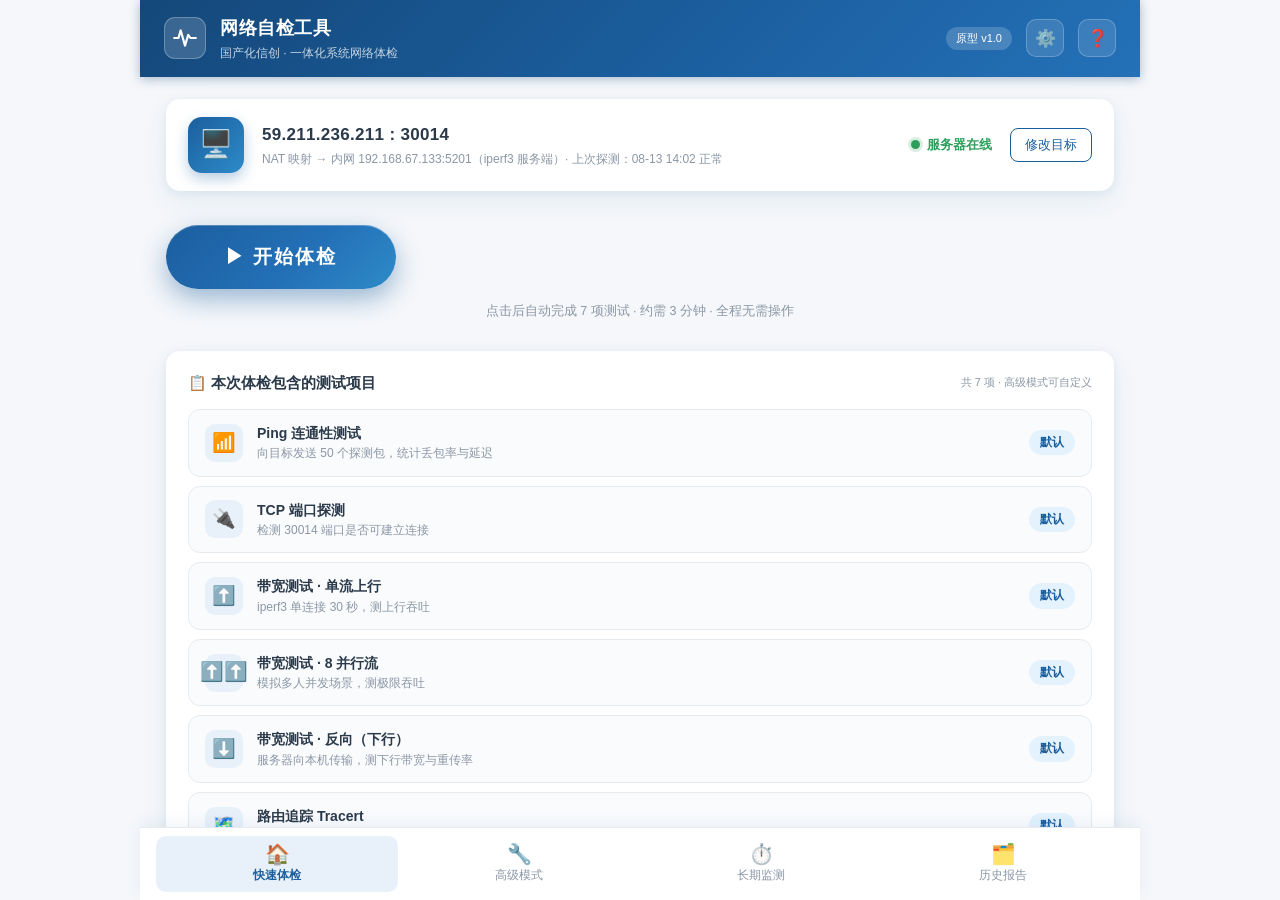
<file: docs/prototype/index.html>
<!DOCTYPE html>
<html lang="zh-CN">
<head>
<meta charset="UTF-8">
<meta name="viewport" content="width=device-width, initial-scale=1.0">
<title>网络自检工具 · 界面原型 v1.0</title>
<style>
/* ============ 设计系统 ============ */
:root{
  --primary:#1B5E9E; --primary-dark:#14487A; --primary-light:#E8F1FA;
  --accent:#2196F3; --accent-light:#E3F2FD;
  --success:#2E9E5B; --success-light:#E8F7EE;
  --warning:#E6A23C; --warning-light:#FDF3E3;
  --danger:#D64545;  --danger-light:#FDECEC;
  --bg:#F5F7FA; --card:#FFFFFF;
  --text:#2B3A4A; --muted:#8A97A5; --line:#E6EBF0;
  --shadow:0 2px 8px rgba(27,94,158,.08),0 10px 28px rgba(27,94,158,.07);
  --radius:14px;
}
*{margin:0;padding:0;box-sizing:border-box}
html,body{height:100%}
body{
  font-family:"Microsoft YaHei","PingFang SC","WenQuanYi Micro Hei",-apple-system,sans-serif;
  background:var(--bg); color:var(--text); font-size:14px; line-height:1.6;
}
/* ============ 应用框架 ============ */
.app{max-width:1000px;height:100%;margin:0 auto;display:flex;flex-direction:column;background:var(--bg)}
/* 顶部横幅 */
.topbar{
  background:linear-gradient(135deg,#14487A 0%,#1B5E9E 55%,#2471B8 100%);
  color:#fff;padding:14px 24px;display:flex;align-items:center;gap:14px;
  box-shadow:0 2px 10px rgba(20,72,122,.35);position:relative;z-index:10;
}
.logo{
  width:42px;height:42px;border-radius:11px;background:rgba(255,255,255,.16);
  display:flex;align-items:center;justify-content:center;flex:0 0 auto;
  border:1px solid rgba(255,255,255,.25);
}
.logo svg{width:26px;height:26px}
.topbar .title{flex:1;min-width:0}
.topbar .title h1{font-size:18px;font-weight:600;letter-spacing:.5px;white-space:nowrap}
.topbar .title .sub{font-size:12px;opacity:.75;margin-top:1px}
.topbar .ver{
  font-size:11px;background:rgba(255,255,255,.18);padding:3px 10px;border-radius:20px;
  white-space:nowrap;
}
.topbar .icon-btn{
  background:rgba(255,255,255,.12);border:1px solid rgba(255,255,255,.22);color:#fff;
  width:38px;height:38px;border-radius:10px;font-size:17px;cursor:pointer;display:flex;
  align-items:center;justify-content:center;transition:.2s;
}
.topbar .icon-btn:hover{background:rgba(255,255,255,.26);transform:translateY(-1px)}
/* 主内容区 */
main{flex:1;overflow-y:auto;padding:22px 26px 90px;scroll-behavior:smooth}
.page{display:none;animation:fadeIn .25s ease}
.page.active{display:block}
@keyframes fadeIn{from{opacity:0;transform:translateY(6px)}to{opacity:1;transform:none}}
/* 底部导航 */
.bottom-nav{
  position:fixed;bottom:0;left:50%;transform:translateX(-50%);
  width:100%;max-width:1000px;background:#fff;border-top:1px solid var(--line);
  display:flex;padding:8px 16px calc(8px + env(safe-area-inset-bottom));
  z-index:20;box-shadow:0 -4px 16px rgba(27,94,158,.07);
}
.nav-item{
  flex:1;display:flex;flex-direction:column;align-items:center;gap:3px;
  padding:8px 0;cursor:pointer;color:var(--muted);font-size:12px;border-radius:10px;
  transition:.2s;user-select:none;border:none;background:none;
}
.nav-item .ico{font-size:20px;line-height:1}
.nav-item:hover{color:var(--accent)}
.nav-item.active{color:var(--primary);font-weight:600;background:var(--primary-light)}
/* ============ 通用组件 ============ */
.card{background:var(--card);border-radius:var(--radius);box-shadow:var(--shadow);padding:20px 22px}
.card-title{font-size:15px;font-weight:600;display:flex;align-items:center;gap:8px;margin-bottom:14px}
.card-title .tag{font-size:11px;font-weight:400;color:var(--muted);margin-left:auto}
.btn{
  border:none;cursor:pointer;font-family:inherit;border-radius:10px;
  transition:.18s;font-size:14px;display:inline-flex;align-items:center;justify-content:center;gap:7px;
}
.btn:active{transform:scale(.97)}
.btn-primary{
  background:linear-gradient(135deg,#1B5E9E,#2471B8);color:#fff;font-weight:600;
  box-shadow:0 6px 16px rgba(27,94,158,.32);padding:12px 26px;
}
.btn-primary:hover{transform:translateY(-2px);box-shadow:0 10px 22px rgba(27,94,158,.4)}
.btn-secondary{background:var(--accent-light);color:var(--primary);padding:10px 20px;font-weight:500}
.btn-secondary:hover{background:#CFE7FB}
.btn-ghost{background:#fff;color:var(--primary);border:1.5px solid var(--primary);padding:10px 20px;font-weight:500}
.btn-ghost:hover{background:var(--primary-light)}
.btn-danger{background:var(--danger);color:#fff;padding:10px 20px;font-weight:500}
.btn-sm{padding:7px 14px;font-size:13px;border-radius:8px}
.badge{
  display:inline-flex;align-items:center;gap:5px;font-size:12px;font-weight:600;
  padding:3px 11px;border-radius:20px;white-space:nowrap;
}
.badge.ok{background:var(--success-light);color:var(--success)}
.badge.warn{background:var(--warning-light);color:#C77E1D}
.badge.bad{background:var(--danger-light);color:var(--danger)}
.badge.gray{background:#F0F3F6;color:var(--muted)}
.badge.blue{background:var(--accent-light);color:var(--primary)}
.divider{height:1px;background:var(--line);margin:16px 0}
/* 巨型主按钮 */
.hero-btn{
  width:230px;height:64px;border-radius:34px;border:none;cursor:pointer;color:#fff;
  font-size:19px;font-weight:700;letter-spacing:2px;font-family:inherit;
  background:linear-gradient(135deg,#1B5E9E 0%,#2471B8 60%,#2E8BC8 100%);
  box-shadow:0 10px 26px rgba(27,94,158,.42),inset 0 1px 0 rgba(255,255,255,.25);
  display:flex;align-items:center;justify-content:center;gap:10px;
  transition:.2s;position:relative;overflow:hidden;
}
.hero-btn::after{
  content:"";position:absolute;top:0;left:-80%;width:50%;height:100%;
  background:linear-gradient(100deg,transparent,rgba(255,255,255,.28),transparent);
  transform:skewX(-20deg);transition:.5s;
}
.hero-btn:hover{transform:translateY(-3px) scale(1.02);box-shadow:0 16px 34px rgba(27,94,158,.5)}
.hero-btn:hover::after{left:130%}
.hero-btn:active{transform:scale(.97)}
/* 指标卡 */
.stat-grid{display:grid;grid-template-columns:repeat(3,1fr);gap:14px}
.stat-card{
  background:var(--card);border-radius:var(--radius);box-shadow:var(--shadow);
  padding:16px 18px;display:flex;flex-direction:column;gap:2px;position:relative;overflow:hidden;
}
.stat-card .label{font-size:12px;color:var(--muted);display:flex;align-items:center;gap:6px}
.stat-card .value{font-size:26px;font-weight:700;color:var(--text)}
.stat-card .value small{font-size:13px;font-weight:400;color:var(--muted);margin-left:3px}
.stat-card .trend{font-size:11px;color:var(--muted)}
.stat-card .bar{
  position:absolute;left:0;right:0;bottom:0;height:3px;background:var(--accent);
  transform-origin:left;animation:grow .8s ease forwards;
}
@keyframes grow{from{transform:scaleX(0)}to{transform:scaleX(1)}}
/* 测试项列表 */
.test-list{display:flex;flex-direction:column;gap:9px}
.test-item{
  display:flex;align-items:center;gap:14px;padding:12px 16px;border-radius:12px;
  background:#FAFBFD;border:1px solid var(--line);transition:.2s;cursor:default;
}
.test-item:hover{border-color:var(--accent);background:#fff;box-shadow:0 3px 10px rgba(27,94,158,.08)}
.test-item .t-icon{
  width:38px;height:38px;border-radius:10px;flex:0 0 auto;font-size:19px;
  display:flex;align-items:center;justify-content:center;background:var(--primary-light);
}
.test-item .t-name{font-size:14px;font-weight:600}
.test-item .t-desc{font-size:12px;color:var(--muted)}
.test-item .t-status{margin-left:auto;flex:0 0 auto}
/* 状态点 */
.dot{display:inline-block;width:9px;height:9px;border-radius:50%;margin-right:7px}
.dot.green{background:var(--success);box-shadow:0 0 0 3px rgba(46,158,91,.18);animation:pulse 2s infinite}
.dot.orange{background:var(--warning);box-shadow:0 0 0 3px rgba(230,162,60,.18)}
.dot.gray{background:#B8C2CC}
@keyframes pulse{0%,100%{opacity:1}50%{opacity:.55}}
/* 进度环 */
.ring-wrap{display:flex;flex-direction:column;align-items:center;gap:14px;padding:26px 0 20px}
.ring{position:relative;width:170px;height:170px}
.ring svg{transform:rotate(-90deg)}
.ring .ring-bg{fill:none;stroke:#E8EEF4;stroke-width:13}
.ring .ring-fg{
  fill:none;stroke:url(#ringGrad);stroke-width:13;stroke-linecap:round;
  stroke-dasharray:452;stroke-dashoffset:452;transition:stroke-dashoffset .4s ease;
}
.ring .ring-num{
  position:absolute;inset:0;display:flex;flex-direction:column;align-items:center;justify-content:center;
}
.ring .ring-num b{font-size:38px;color:var(--primary)}
.ring .ring-num span{font-size:12px;color:var(--muted)}
/* 当前进行项 */
.now-test{
  display:flex;align-items:center;gap:14px;background:var(--accent-light);
  border:1px solid #BFE0FA;border-radius:12px;padding:13px 18px;margin:14px 0;
}
.now-test .spin{
  width:26px;height:26px;border-radius:50%;flex:0 0 auto;
  border:3px solid #BFE0FA;border-top-color:var(--accent);animation:spin 1s linear infinite;
}
@keyframes spin{to{transform:rotate(360deg)}}
.now-test .nt-title{font-size:14px;font-weight:600;color:var(--primary)}
.now-test .nt-sub{font-size:12px;color:#5A86AE}
/* 表格 */
.table{width:100%;border-collapse:collapse;font-size:13px}
.table th{
  background:#F4F7FA;color:var(--muted);font-weight:600;text-align:left;
  padding:9px 12px;font-size:12px;border-bottom:1px solid var(--line);
}
.table td{padding:9px 12px;border-bottom:1px solid #F0F3F6}
.table tr:last-child td{border-bottom:none}
.table tr:hover td{background:#FAFBFD}
/* 表单 */
.form-row{display:flex;align-items:center;gap:12px;margin-bottom:14px}
.form-row label{width:150px;flex:0 0 auto;font-size:13px;color:var(--text);font-weight:500}
.form-row .hint{font-size:11px;color:var(--muted);margin-top:2px}
.input,select.input{
  flex:1;padding:9px 13px;border:1.5px solid var(--line);border-radius:9px;font-size:14px;
  font-family:inherit;color:var(--text);background:#fff;transition:.18s;min-width:0;
}
.input:focus{outline:none;border-color:var(--accent);box-shadow:0 0 0 3px rgba(33,150,243,.15)}
.input[readonly]{background:#F7F9FB;color:var(--muted)}
.input-num{width:90px;flex:0 0 auto}
/* 开关 */
.switch{position:relative;width:46px;height:26px;flex:0 0 auto}
.switch input{opacity:0;width:0;height:0}
.switch .sl{
  position:absolute;inset:0;background:#D5DDE5;border-radius:20px;cursor:pointer;transition:.22s;
}
.switch .sl::before{
  content:"";position:absolute;width:20px;height:20px;left:3px;top:3px;border-radius:50%;
  background:#fff;box-shadow:0 1px 3px rgba(0,0,0,.2);transition:.22s;
}
.switch input:checked + .sl{background:var(--success)}
.switch input:checked + .sl::before{transform:translateX(20px)}
/* 时间线 */
.timeline{position:relative;padding-left:26px}
.timeline::before{content:"";position:absolute;left:7px;top:6px;bottom:6px;width:2px;background:var(--line)}
.tl-item{position:relative;padding:0 0 16px 12px}
.tl-item::before{
  content:"";position:absolute;left:-23px;top:6px;width:12px;height:12px;border-radius:50%;
  background:#fff;border:3px solid var(--accent);
}
.tl-item.ev-bad::before{border-color:var(--danger);background:var(--danger-light)}
.tl-item.ev-warn::before{border-color:var(--warning)}
.tl-item .tl-time{font-size:12px;color:var(--muted);font-variant-numeric:tabular-nums}
.tl-item .tl-title{font-size:14px;font-weight:600;margin:1px 0 2px}
.tl-item .tl-desc{font-size:12px;color:var(--muted)}
.tl-item .tl-badge{margin-left:8px}
/* 结论横幅 */
.banner{
  border-radius:var(--radius);padding:18px 22px;display:flex;align-items:center;gap:16px;
  margin-bottom:18px;border:1px solid;
}
.banner .b-ico{font-size:34px}
.banner h2{font-size:18px;font-weight:700}
.banner p{font-size:13px;margin-top:2px}
.banner.ok{background:var(--success-light);border-color:#BFE6CE;color:#1E7A45}
.banner.warn{background:var(--warning-light);border-color:#F5D9A8;color:#B06A12}
.banner.bad{background:var(--danger-light);border-color:#F5C4C4;color:#B23A3A}
/* 目标卡 */
.target-card{
  display:flex;align-items:center;gap:18px;background:var(--card);border-radius:var(--radius);
  box-shadow:var(--shadow);padding:18px 22px;margin-bottom:20px;
}
.target-card .t-ico{
  width:56px;height:56px;border-radius:14px;flex:0 0 auto;font-size:27px;
  background:linear-gradient(135deg,#1B5E9E,#2E8BC8);display:flex;align-items:center;justify-content:center;
  color:#fff;box-shadow:0 6px 14px rgba(27,94,158,.3);
}
.target-card .t-info{flex:1;min-width:0}
.target-card .t-addr{font-size:17px;font-weight:700;letter-spacing:.3px;font-variant-numeric:tabular-nums}
.target-card .t-meta{font-size:12px;color:var(--muted);margin-top:2px}
.target-card .t-status{font-size:13px;font-weight:600;color:var(--success);display:flex;align-items:center}
/* 动作栏 */
.action-bar{display:flex;gap:12px;flex-wrap:wrap;margin-top:18px}
/* 提示条 */
.tip{
  background:#F0F6FF;border:1px dashed #9DC6EC;border-radius:10px;color:#3E6E9E;
  font-size:12px;padding:10px 14px;margin-top:14px;
}
/* 芯片选择 */
.chips{display:flex;gap:10px;flex-wrap:wrap}
.chip{
  padding:8px 18px;border-radius:20px;border:1.5px solid var(--line);background:#fff;
  cursor:pointer;font-size:13px;color:var(--text);font-family:inherit;transition:.18s;
}
.chip:hover{border-color:var(--accent)}
.chip.on{background:var(--primary);border-color:var(--primary);color:#fff;font-weight:600}
/* 监测实时条 */
.live-bars{display:flex;align-items:flex-end;gap:3px;height:56px;padding:6px 0}
.live-bars i{
  flex:1;background:linear-gradient(180deg,#2E8BC8,#1B5E9E);border-radius:3px 3px 0 0;
  min-height:3px;opacity:.85;transition:height .5s ease;
}
.live-bars i.bad{background:linear-gradient(180deg,#E6A23C,#D64545)}
.live-bars i.drop{background:var(--danger)}
</style>
</head>
<body>
<div class="app">

  <!-- ===== 顶部横幅 ===== -->
  <header class="topbar">
    <div class="logo">
      <svg viewBox="0 0 24 24" fill="none" stroke="#fff" stroke-width="2" stroke-linecap="round" stroke-linejoin="round">
        <path d="M2 12h4l2-7 4 14 3-10 2 3h5"/>
      </svg>
    </div>
    <div class="title">
      <h1>网络自检工具</h1>
      <div class="sub">国产化信创 · 一体化系统网络体检</div>
    </div>
    <span class="ver">原型 v1.0</span>
    <button class="icon-btn" title="设置" onclick="go('settings')">⚙️</button>
    <button class="icon-btn" title="帮助">❓</button>
  </header>

  <main>
    <!-- ============ ① 主界面 ============ -->
    <section class="page active" id="page-home">
      <!-- 目标服务器 -->
      <div class="target-card">
        <div class="t-ico">🖥️</div>
        <div class="t-info">
          <div class="t-addr">59.211.236.211 : 30014</div>
          <div class="t-meta">NAT 映射 → 内网 192.168.67.133:5201（iperf3 服务端）· 上次探测：08-13 14:02 正常</div>
        </div>
        <div class="t-status"><span class="dot green"></span>服务器在线</div>
        <button class="btn btn-ghost btn-sm" onclick="go('settings')">修改目标</button>
      </div>

      <!-- 主操作 -->
      <div style="text-align:center;padding:14px 0 8px">
        <button class="hero-btn" onclick="startCheck()">▶&nbsp;开始体检</button>
        <div style="color:var(--muted);font-size:12.5px;margin-top:12px">点击后自动完成 7 项测试 · 约需 3 分钟 · 全程无需操作</div>
      </div>

      <!-- 测试项目 -->
      <div class="card" style="margin-top:22px">
        <div class="card-title">📋 本次体检包含的测试项目 <span class="tag">共 7 项 · 高级模式可自定义</span></div>
        <div class="test-list">
          <div class="test-item"><div class="t-icon">📶</div><div><div class="t-name">Ping 连通性测试</div><div class="t-desc">向目标发送 50 个探测包，统计丢包率与延迟</div></div><div class="t-status"><span class="badge blue">默认</span></div></div>
          <div class="test-item"><div class="t-icon">🔌</div><div><div class="t-name">TCP 端口探测</div><div class="t-desc">检测 30014 端口是否可建立连接</div></div><div class="t-status"><span class="badge blue">默认</span></div></div>
          <div class="test-item"><div class="t-icon">⬆️</div><div><div class="t-name">带宽测试 · 单流上行</div><div class="t-desc">iperf3 单连接 30 秒，测上行吞吐</div></div><div class="t-status"><span class="badge blue">默认</span></div></div>
          <div class="test-item"><div class="t-icon">⬆️⬆️</div><div><div class="t-name">带宽测试 · 8 并行流</div><div class="t-desc">模拟多人并发场景，测极限吞吐</div></div><div class="t-status"><span class="badge blue">默认</span></div></div>
          <div class="test-item"><div class="t-icon">⬇️</div><div><div class="t-name">带宽测试 · 反向（下行）</div><div class="t-desc">服务器向本机传输，测下行带宽与重传率</div></div><div class="t-status"><span class="badge blue">默认</span></div></div>
          <div class="test-item"><div class="t-icon">🗺️</div><div><div class="t-name">路由追踪 Tracert</div><div class="t-desc">逐跳定位网络路径上的故障节点</div></div><div class="t-status"><span class="badge blue">默认</span></div></div>
          <div class="test-item"><div class="t-icon">⏱️</div><div><div class="t-name">长时监测</div><div class="t-desc">连续 10 分钟轮询，捕捉"时断时续"的不稳定事件</div></div><div class="t-status"><span class="badge gray">可选 · 监测页开启</span></div></div>
        </div>
        <div class="tip">💡 提示：若系统提示"服务器离线"，请先检查网线 / WiFi 是否正常，或换一个网络再试。</div>
      </div>
    </section>

    <!-- ============ ② 体检进度 ============ -->
    <section class="page" id="page-progress">
      <div class="card">
        <div class="card-title">🧪 正在体检 <span class="tag">请勿关闭窗口或断开网络</span></div>
        <div class="ring-wrap">
          <div class="ring">
            <svg width="170" height="170" viewBox="0 0 170 170">
              <defs>
                <linearGradient id="ringGrad" x1="0" y1="0" x2="1" y2="1">
                  <stop offset="0%" stop-color="#1B5E9E"/><stop offset="100%" stop-color="#2E8BC8"/>
                </linearGradient>
              </defs>
              <circle class="ring-bg" cx="85" cy="85" r="72"/>
              <circle class="ring-fg" id="ringFg" cx="85" cy="85" r="72"/>
            </svg>
            <div class="ring-num"><b id="ringNum">12%</b><span>已完成 1 / 7 项</span></div>
          </div>
          <div class="now-test">
            <div class="spin"></div>
            <div>
              <div class="nt-title" id="nowTitle">正在测试：Ping 连通性测试</div>
              <div class="nt-sub" id="nowSub">向 59.211.236.211 发送探测包中…（第 32 / 50 包）</div>
            </div>
          </div>
        </div>
        <div class="test-list" id="progressList"></div>
      </div>
    </section>

    <!-- ============ ③ 报告 ============ -->
    <section class="page" id="page-report">
      <div class="banner ok" id="reportBanner">
        <div class="b-ico">🟢</div>
        <div>
          <h2>链路基本正常</h2>
          <p>各项指标均在健康范围内。如仍感觉系统缓慢，建议检查一体化系统服务器端资源（CPU / 内存 / 数据库）。</p>
        </div>
      </div>

      <div class="stat-grid">
        <div class="stat-card"><div class="label">📶 平均延迟</div><div class="value">12<small>ms</small></div><div class="trend">丢包率 0% · 最大 18ms</div><div class="bar" style="width:30%"></div></div>
        <div class="stat-card"><div class="label">⬇️ 下行带宽</div><div class="value">48.5<small>Mbps</small></div><div class="trend">重传率 0.2% · 优秀</div><div class="bar" style="width:88%;background:var(--success)"></div></div>
        <div class="stat-card"><div class="label">⬆️ 上行带宽</div><div class="value">23.2<small>Mbps</small></div><div class="trend">8 流并行 96.4 Mbps</div><div class="bar" style="width:64%"></div></div>
        <div class="stat-card"><div class="label">🔌 端口连通</div><div class="value">✅ 正常</div><div class="trend">30014 建连 8ms</div><div class="bar" style="width:100%;background:var(--success)"></div></div>
        <div class="stat-card"><div class="label">🗺️ 路由质量</div><div class="value">12 跳</div><div class="trend">无超时 · 无异常节点</div><div class="bar" style="width:100%;background:var(--success)"></div></div>
        <div class="stat-card"><div class="label">🏆 综合评级</div><div class="value" style="color:var(--success)">A</div><div class="trend">建议：可正常使用</div><div class="bar" style="width:92%;background:var(--success)"></div></div>
      </div>

      <div class="card" style="margin-top:18px">
        <div class="card-title">📊 详细测试数据 <span class="tag">报告文件：网络测试报告_综合楼208_20260813_1530.html</span></div>
        <table class="table">
          <thead><tr><th>测试项</th><th>结果</th><th>关键指标</th><th>状态</th></tr></thead>
          <tbody>
            <tr><td>Ping 连通性</td><td>50/50 无丢失</td><td>min 8ms / avg 12ms / max 18ms / mdev 2.1ms</td><td><span class="badge ok">✅ 正常</span></td></tr>
            <tr><td>TCP 端口 30014</td><td>连接成功</td><td>建连耗时 8ms</td><td><span class="badge ok">✅ 正常</span></td></tr>
            <tr><td>iperf3 单流上行</td><td>23.2 Mbps</td><td>30s · 重传 12 个 (0.2%)</td><td><span class="badge ok">✅ 正常</span></td></tr>
            <tr><td>iperf3 8 流并行</td><td>96.4 Mbps</td><td>30s · 总重传率 0.4%</td><td><span class="badge ok">✅ 正常</span></td></tr>
            <tr><td>iperf3 反向（下行）</td><td>48.5 Mbps</td><td>30s · 重传 34 个 (0.3%)</td><td><span class="badge ok">✅ 正常</span></td></tr>
            <tr><td>路由追踪</td><td>12 跳到达</td><td>全程无超时，第 9 跳延迟 22ms</td><td><span class="badge ok">✅ 正常</span></td></tr>
          </tbody>
        </table>
        <div class="tip">🌐 说明：本次带宽测试走运营商 NAT 映射链路（30014），结果受运营商线路质量影响，属正常现象。</div>
      </div>

      <div class="action-bar">
        <button class="btn btn-primary" onclick="copied(this)">📋 复制摘要（微信直发运维）</button>
        <button class="btn btn-secondary">💾 保存 HTML 报告</button>
        <button class="btn btn-ghost">🌐 浏览器打开</button>
        <button class="btn btn-ghost" onclick="startCheck()">↻ 重新体检</button>
      </div>
    </section>

    <!-- ============ ④ 高级模式 ============ -->
    <section class="page" id="page-advanced">
      <div class="card">
        <div class="card-title">🔧 高级模式 · 自定义测试参数 <span class="tag">适合运维人员</span></div>
        <div class="form-row"><label>目标服务器</label><input class="input" value="59.211.236.211"></div>
        <div class="form-row"><label>目标端口</label><input class="input input-num" value="30014"></div>
        <div class="form-row"><label>Ping 次数</label><input class="input input-num" value="50"><span class="hint" style="margin-left:8px">1 - 1000</span></div>
        <div class="form-row"><label>iperf3 时长（秒）</label><input class="input input-num" value="30"></div>
        <div class="form-row"><label>并行流数</label><input class="input input-num" value="8"></div>
        <div class="form-row"><label>反向测试（下行）</label><div class="switch"><input type="checkbox" checked id="swR"><label class="sl" for="swR"></label></div></div>
        <div class="form-row"><label>运行单项测试</label>
          <div style="display:flex;gap:8px;flex-wrap:wrap">
            <button class="btn btn-secondary btn-sm">📶 仅 Ping</button>
            <button class="btn btn-secondary btn-sm">🔌 仅端口</button>
            <button class="btn btn-secondary btn-sm">⬆️ 仅带宽</button>
            <button class="btn btn-secondary btn-sm">🗺️ 仅路由</button>
          </div>
        </div>
        <div class="divider"></div>
        <div class="form-row"><label>增强测试</label>
          <div class="chips">
            <button class="chip">DNS 解析</button>
            <button class="chip">HTTP 探测（一体化系统）</button>
            <button class="chip on">多目标对比（内网 vs 外网）</button>
          </div>
        </div>
        <div style="display:flex;gap:12px;justify-content:flex-end">
          <button class="btn btn-ghost">恢复默认</button>
          <button class="btn btn-primary" onclick="startCheck()">▶ 按此参数开始测试</button>
        </div>
      </div>
    </section>

    <!-- ============ ⑤ 设置 ============ -->
    <section class="page" id="page-settings">
      <div class="card">
        <div class="card-title">⚙️ 设置 <span class="tag">修改后点击"保存配置"，将写入 config.ini</span></div>
        <div class="form-row"><label>外网映射地址</label><input class="input" value="59.211.236.211"><div class="hint" style="margin-left:8px">NAT 映射地址（后期变更在此修改）</div></div>
        <div class="form-row"><label>外网映射端口</label><input class="input input-num" value="30014"></div>
        <div class="form-row"><label>内网真实地址</label><input class="input" value="192.168.67.133"><div class="hint" style="margin-left:8px">仅作备注参考，不参与测试</div></div>
        <div class="form-row"><label>内网真实端口</label><input class="input input-num" value="5201"></div>
        <div class="form-row"><label>一体化系统地址</label><input class="input" placeholder="可选，用于 HTTP 探测与 DNS 解析"></div>
        <div class="form-row"><label>参考带宽（Mbps）</label><input class="input input-num" value="50"><div class="hint" style="margin-left:8px">低于该值报告将提示"带宽偏低"</div></div>
        <div class="form-row"><label>报告保存目录</label><input class="input" value="结果/"></div>
        <div class="form-row"><label>监测间隔（秒）</label><input class="input input-num" value="30"></div>
        <div style="display:flex;gap:12px;justify-content:flex-end">
          <button class="btn btn-ghost" onclick="toast('已恢复默认配置')">恢复默认</button>
          <button class="btn btn-primary" onclick="toast('✅ 配置已保存到 config.ini')">保存配置</button>
        </div>
      </div>
    </section>

    <!-- ============ ⑥ 长期监测 ============ -->
    <section class="page" id="page-monitor">
      <div class="card">
        <div class="card-title">⏱️ 长期监测 <span class="tag">专治"时断时续"——自动捕捉不稳定事件</span></div>
        <div class="chips" style="margin-bottom:16px">
          <button class="chip on">10 分钟</button>
          <button class="chip">30 分钟</button>
          <button class="chip">1 小时</button>
          <button class="chip">持续监测</button>
        </div>
        <div class="form-row"><label>探测间隔</label>
          <div class="chips"><button class="chip on">30 秒</button><button class="chip">1 分钟</button><button class="chip">5 分钟</button></div>
        </div>
        <div style="display:flex;gap:12px;align-items:center;margin-bottom:16px">
          <button class="btn btn-primary" onclick="toast('监测已启动，可最小化窗口，完成后自动生成报告')">▶ 启动监测</button>
          <span class="hint">监测期间可最小化窗口，完成后自动生成"不稳定事件时间线"报告</span>
        </div>
      </div>

      <div class="card" style="margin-top:16px">
        <div class="card-title">📈 实时连通性 <span class="tag">最近 60 次探测 · 绿色=正常 红色=断连/丢包</span></div>
        <div class="live-bars" id="liveBars"></div>
        <div style="display:flex;justify-content:space-between;font-size:11px;color:var(--muted)">
          <span>← 60 次前</span><span>当前</span>
        </div>
      </div>

      <div class="card" style="margin-top:16px">
        <div class="card-title">🚨 不稳定事件时间线 <span class="tag">本次监测共捕获 3 个事件</span></div>
        <div class="timeline">
          <div class="tl-item ev-bad">
            <div class="tl-time">10:23:41</div>
            <div class="tl-title">❌ 断连事件<span class="tl-badge badge bad">严重</span></div>
            <div class="tl-desc">Ping 连续 4 次超时 + TCP 30014 连接失败，持续约 1 分 20 秒</div>
          </div>
          <div class="tl-item ev-warn">
            <div class="tl-time">10:31:07</div>
            <div class="tl-title">⚠️ 丢包事件<span class="tl-badge badge warn">中等</span></div>
            <div class="tl-desc">30 秒内丢包 6/30，延迟从 12ms 飙升至 380ms</div>
          </div>
          <div class="tl-item ev-warn">
            <div class="tl-time">10:44:52</div>
            <div class="tl-title">⚠️ 延迟突增<span class="tl-badge badge warn">中等</span></div>
            <div class="tl-desc">平均延迟 486ms（基线 12ms），持续约 40 秒后恢复</div>
          </div>
          <div class="tl-item">
            <div class="tl-time">10:50:00</div>
            <div class="tl-title">✅ 监测结束</div>
            <div class="tl-desc">共 10 分钟 · 3 次事件 · 稳定性评级 C（不稳定）</div>
          </div>
        </div>
        <div class="action-bar">
          <button class="btn btn-primary">📋 复制时间线摘要</button>
          <button class="btn btn-secondary">💾 保存监测报告</button>
        </div>
      </div>
    </section>
  </main>

  <!-- ===== 底部导航 ===== -->
  <nav class="bottom-nav">
    <button class="nav-item active" id="nav-home" onclick="go('home')"><span class="ico">🏠</span>快速体检</button>
    <button class="nav-item" id="nav-advanced" onclick="go('advanced')"><span class="ico">🔧</span>高级模式</button>
    <button class="nav-item" id="nav-monitor" onclick="go('monitor')"><span class="ico">⏱️</span>长期监测</button>
    <button class="nav-item" onclick="go('report')"><span class="ico">🗂️</span>历史报告</button>
  </nav>

</div>

<script>
/* ===== 页面切换 ===== */
const pages=['home','progress','report','advanced','settings','monitor'];
function go(name){
  pages.forEach(p=>{
    document.getElementById('page-'+p).classList.toggle('active',p===name);
    const nav=document.getElementById('nav-'+p);
    if(nav)nav.classList.toggle('active',p===name||(name==='report'&&p==='home'));
  });
  if(name==='settings'||name==='advanced'||name==='monitor'){
    document.querySelectorAll('.nav-item').forEach(n=>n.classList.remove('active'));
  }
  document.getElementById('page-'+name).scrollTop=0;
}

/* ===== 体检流程演示 ===== */
const tests=[
  ['📶','Ping 连通性测试','向 59.211.236.211 发送探测包中…'],
  ['🔌','TCP 端口探测','检测 30014 端口连接中…'],
  ['⬆️','带宽测试 · 单流上行','iperf3 单连接 30 秒测试中…'],
  ['⬆️⬆️','带宽测试 · 8 并行流','iperf3 8 流并发测试中…'],
  ['⬇️','带宽测试 · 反向（下行）','iperf3 反向传输测试中…'],
  ['🗺️','路由追踪 Tracert','逐跳探测网络路径中…'],
  ['⏱️','长时监测（可选）','本次未开启，已跳过']
];
let tIdx=0,tTimer=null;
function startCheck(){
  go('progress');
  tIdx=0;
  renderProgressList();
  tTimer=setInterval(tick,1200);
  tick();
}
function renderProgressList(){
  const el=document.getElementById('progressList');
  el.innerHTML=tests.map((t,i)=>{
    const s=i<tIdx?'done':(i===tIdx?'now':'wait');
    const badge=s==='done'?'<span class="badge ok">✅ 完成</span>':s==='now'?'<span class="badge blue">⏳ 进行中</span>':'<span class="badge gray">○ 等待</span>';
    return '<div class="test-item"><div class="t-icon">'+t[0]+'</div><div><div class="t-name">'+t[1]+'</div><div class="t-desc">'+t[2]+'</div></div><div class="t-status">'+badge+'</div></div>';
  }).join('');
}
function tick(){
  if(tIdx>=tests.length){clearInterval(tTimer);go('report');return;}
  document.getElementById('nowTitle').textContent='正在测试：'+tests[tIdx][1];
  document.getElementById('nowSub').textContent=tests[tIdx][2];
  document.getElementById('ringNum').textContent=Math.round((tIdx+0.4)/tests.length*100)+'%';
  document.getElementById('ringFg').style.strokeDashoffset=452-452*((tIdx+0.4)/tests.length);
  tIdx++;renderProgressList();
}

/* ===== 其他交互 ===== */
function copied(btn){
  btn.innerHTML='✅ 已复制到剪贴板';
  setTimeout(()=>btn.innerHTML='📋 复制摘要（微信直发运维）',1500);
}
function toast(msg){
  const d=document.createElement('div');
  d.style.cssText='position:fixed;left:50%;top:60px;transform:translateX(-50%);background:#2B3A4A;color:#fff;padding:11px 22px;border-radius:10px;font-size:14px;z-index:99;box-shadow:0 6px 18px rgba(0,0,0,.25);animation:fadeIn .25s';
  d.textContent=msg;
  document.body.appendChild(d);
  setTimeout(()=>d.remove(),2200);
}
/* 实时条演示 */
(function(){
  const el=document.getElementById('liveBars');
  if(!el)return;
  let html='';
  for(let i=0;i<60;i++){
    const r=Math.random();
    const cls=r>0.93?'bad':(r>0.8?'':'');
    html+='<i class="'+cls+'" style="height:'+(12+Math.random()*44)+'px"></i>';
  }
  el.innerHTML=html;
})();
</script>
</body>
</html>
</file>
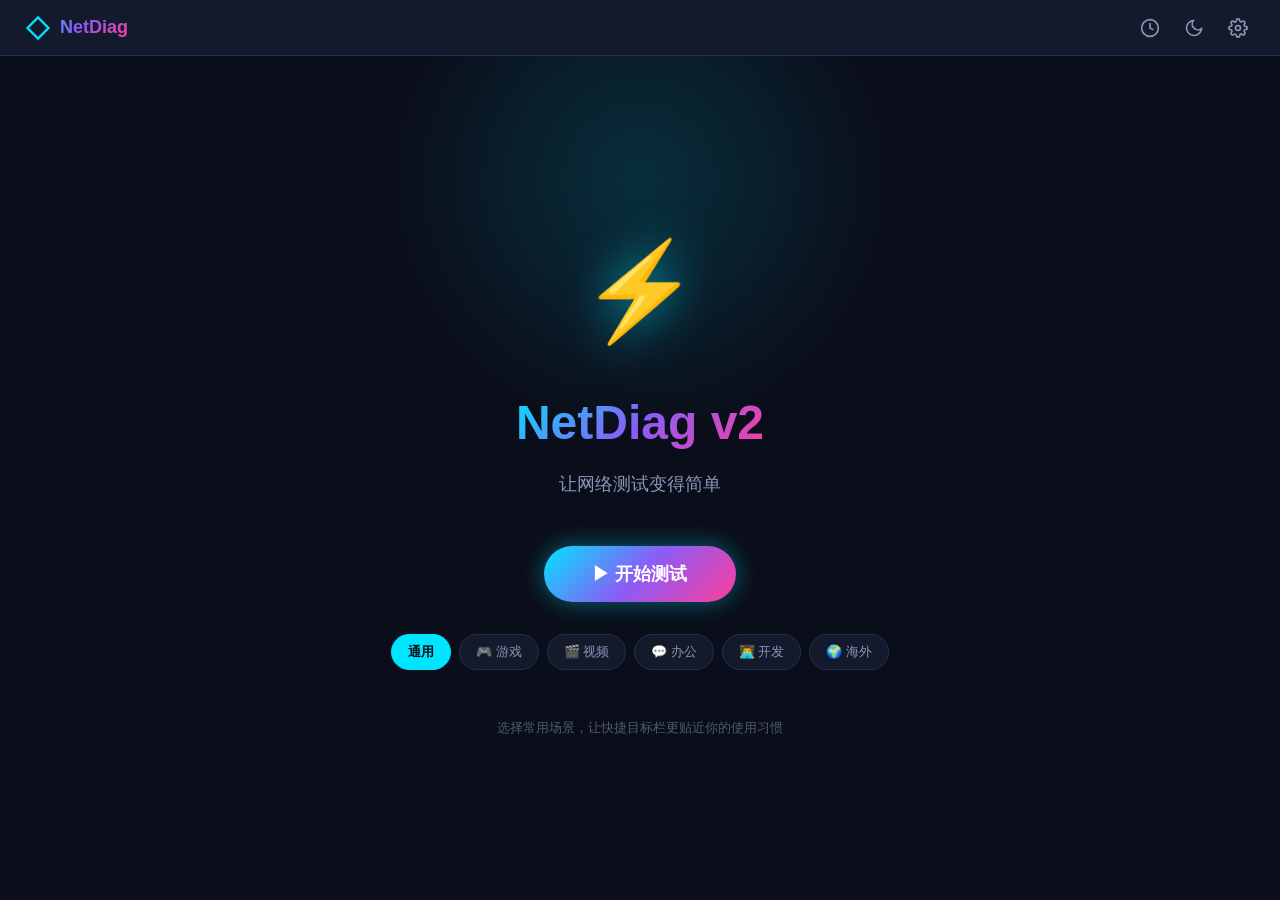
<file: src/ui/web/index.html>
<!DOCTYPE html>
<html lang="zh-CN">
<head>
<meta charset="UTF-8">
<title>NetDiag v2 · 网络体检</title>
<meta name="viewport" content="width=device-width, initial-scale=1.0">
<link rel="stylesheet" href="style.css">
</head>
<body>
<div class="app">
  <!-- 顶部状态栏 -->
  <div class="topbar">
    <div class="topbar-logo">
      <svg viewBox="0 0 24 24" fill="none" stroke="currentColor" stroke-width="2">
        <path d="M3 12l9-9 9 9-9 9z" stroke="url(#g1)"/>
        <defs>
          <linearGradient id="g1" x1="0" y1="0" x2="24" y2="24">
            <stop offset="0%" stop-color="#00E5FF"/>
            <stop offset="50%" stop-color="#8B5CF6"/>
            <stop offset="100%" stop-color="#FF3D9A"/>
          </linearGradient>
        </defs>
      </svg>
      <span>NetDiag</span>
    </div>
    <div class="topbar-actions">
      <button class="topbar-btn" id="btn-history" title="历史">
        <svg viewBox="0 0 24 24" fill="none" stroke="currentColor" stroke-width="2">
          <circle cx="12" cy="12" r="10"/>
          <path d="M12 6v6l4 2"/>
        </svg>
      </button>
      <button class="topbar-btn" id="btn-theme" title="主题">
        <svg viewBox="0 0 24 24" fill="none" stroke="currentColor" stroke-width="2">
          <path d="M21 12.79A9 9 0 1 1 11.21 3 7 7 0 0 0 21 12.79z"/>
        </svg>
      </button>
      <button class="topbar-btn" id="btn-settings" title="设置">
        <svg viewBox="0 0 24 24" fill="none" stroke="currentColor" stroke-width="2">
          <circle cx="12" cy="12" r="3"/>
          <path d="M19.4 15a1.65 1.65 0 0 0 .33 1.82l.06.06a2 2 0 0 1 0 2.83 2 2 0 0 1-2.83 0l-.06-.06a1.65 1.65 0 0 0-1.82-.33 1.65 1.65 0 0 0-1 1.51V21a2 2 0 0 1-2 2 2 2 0 0 1-2-2v-.09A1.65 1.65 0 0 0 9 19.4a1.65 1.65 0 0 0-1.82.33l-.06.06a2 2 0 0 1-2.83 0 2 2 0 0 1 0-2.83l.06-.06a1.65 1.65 0 0 0 .33-1.82 1.65 1.65 0 0 0-1.51-1H3a2 2 0 0 1-2-2 2 2 0 0 1 2-2h.09A1.65 1.65 0 0 0 4.6 9a1.65 1.65 0 0 0-.33-1.82l-.06-.06a2 2 0 0 1 0-2.83 2 2 0 0 1 2.83 0l.06.06a1.65 1.65 0 0 0 1.82.33H9a1.65 1.65 0 0 0 1-1.51V3a2 2 0 0 1 2-2 2 2 0 0 1 2 2v.09a1.65 1.65 0 0 0 1 1.51 1.65 1.65 0 0 0 1.82-.33l.06-.06a2 2 0 0 1 2.83 0 2 2 0 0 1 0 2.83l-.06.06a1.65 1.65 0 0 0-.33 1.82V9a1.65 1.65 0 0 0 1.51 1H21a2 2 0 0 1 2 2 2 2 0 0 1-2 2h-.09a1.65 1.65 0 0 0-1.51 1z"/>
        </svg>
      </button>
    </div>
  </div>

  <!-- 主内容区 -->
  <div class="app-body" id="app-body">

    <!-- 启动页 -->
    <div class="welcome" id="view-welcome">
      <div class="welcome-logo">⚡</div>
      <div class="welcome-title">NetDiag v2</div>
      <div class="welcome-subtitle">让网络测试变得简单</div>

      <button class="btn-primary-glow" id="btn-start-test">▶ 开始测试</button>

      <div class="scenario-picker">
        <button class="scenario-chip active" data-scenario="general">通用</button>
        <button class="scenario-chip" data-scenario="game">🎮 游戏</button>
        <button class="scenario-chip" data-scenario="video">🎬 视频</button>
        <button class="scenario-chip" data-scenario="office">💬 办公</button>
        <button class="scenario-chip" data-scenario="dev">👨‍💻 开发</button>
        <button class="scenario-chip" data-scenario="overseas">🌍 海外</button>
      </div>

      <div class="welcome-recent">
        <span>选择常用场景，让快捷目标栏更贴近你的使用习惯</span>
      </div>
    </div>

    <!-- 仪表盘 -->
    <div class="dashboard" id="view-dashboard" style="display:none;">
      <div class="dashboard-header">
        <div>
          <div class="dashboard-title">我的网络体检</div>
          <div class="dashboard-subtitle" id="dashboard-subtitle">最近 1 次测试 · <span id="dashboard-time">—</span></div>
        </div>
        <button class="btn-secondary" id="btn-refresh">🔄 重新测试</button>
      </div>

      <!-- 综合评分卡 -->
      <div class="score-card" id="score-card">
        <div class="score-ring">
          <svg viewBox="0 0 120 120">
            <circle cx="60" cy="60" r="50" fill="none" stroke="#252F4A" stroke-width="10"/>
            <circle cx="60" cy="60" r="50" fill="none" stroke="url(#g2)" stroke-width="10"
                    stroke-dasharray="314" stroke-dashoffset="100" stroke-linecap="round"/>
            <defs>
              <linearGradient id="g2" x1="0" y1="0" x2="120" y2="120">
                <stop offset="0%" stop-color="#00E5FF"/>
                <stop offset="50%" stop-color="#8B5CF6"/>
                <stop offset="100%" stop-color="#FF3D9A"/>
              </linearGradient>
            </defs>
          </svg>
          <div class="score-value">
            <div class="score-value-number" id="overall-score">—</div>
            <div class="score-value-grade" id="overall-grade">—</div>
          </div>
        </div>
        <div class="score-info">
          <h2 id="overall-title">尚未测试</h2>
          <p id="overall-comment">点击「重新测试」开始一次网络体检</p>
          <div class="score-meta">
            <div class="score-meta-item">共 <strong id="meta-count">0</strong> 个目标</div>
            <div class="score-meta-item">耗时 <strong id="meta-duration">—</strong></div>
            <div class="score-meta-item">场景 <strong id="meta-scenario">通用</strong></div>
          </div>
        </div>
      </div>

      <!-- 分类标签 -->
      <div class="category-tabs" id="category-tabs">
        <button class="category-tab active" data-cat="all">全部</button>
        <button class="category-tab" data-cat="game">🎮 游戏</button>
        <button class="category-tab" data-cat="video">🎬 视频</button>
        <button class="category-tab" data-cat="chat">💬 通讯</button>
        <button class="category-tab" data-cat="dev">👨‍💻 开发</button>
        <button class="category-tab" data-cat="overseas">🌍 海外</button>
      </div>

      <!-- 目标卡片网格 -->
      <div class="target-grid" id="target-grid">
        <!-- 由 JS 填充 -->
      </div>

      <!-- 操作按钮 -->
      <div class="action-bar">
        <button class="btn-primary" id="btn-quick-test">🚀 一键全测</button>
        <button class="btn-secondary" id="btn-custom-target">🎯 自定义目标</button>
      </div>
    </div>

    <!-- 测试进行中 -->
    <div class="testing" id="view-testing" style="display:none;">
      <h2 style="font-size: 24px; margin-bottom: 16px;">⚡ 正在测试…</h2>
      <div class="testing-progress" id="testing-progress"></div>
      <div class="testing-waveform">
        <svg id="waveform-svg" viewBox="0 0 400 80" preserveAspectRatio="none">
          <path id="waveform-path" d="" stroke="#00E5FF" stroke-width="2" fill="none"/>
        </svg>
      </div>
      <p style="color: var(--text-secondary); margin: 16px 0;">实时延迟波形</p>
      <div class="testing-list" id="testing-list"></div>
      <button class="btn-secondary" id="btn-stop-test" style="margin-top: 24px;">⏹ 停止</button>
    </div>

    <!-- 历史趋势页 -->
        <div class="history-page" id="view-history" style="display:none;">
          <div class="page-header">
            <button class="btn-icon" id="btn-back-from-history">←</button>
            <h2>历史趋势 · 最近 30 天</h2>
          </div>
          <div class="history-summary">
            <div class="history-stat">
              <div class="history-stat-value" id="hist-total-count">0</div>
              <div class="history-stat-label">总测试次数</div>
            </div>
            <div class="history-stat">
              <div class="history-stat-value" id="hist-avg-score">—</div>
              <div class="history-stat-label">平均评分</div>
            </div>
            <div class="history-stat">
              <div class="history-stat-value" id="hist-trend">—</div>
              <div class="history-stat-label">变化趋势</div>
            </div>
          </div>
          <div class="chart-card">
            <h3>综合评分趋势</h3>
            <svg id="trend-svg" viewBox="0 0 800 220" preserveAspectRatio="none" style="width:100%; height:220px;"></svg>
          </div>
          <div class="chart-card">
            <h3>最近 10 次测试</h3>
            <div id="history-list" class="history-list"></div>
          </div>
          <div class="page-actions">
            <button class="btn-secondary" id="btn-clear-history">🗑 清空历史</button>
            <button class="btn-secondary" id="btn-export-history">📥 导出全部数据</button>
          </div>
        </div>
    
        <!-- 设置页 -->
        <div class="settings-page" id="view-settings" style="display:none;">
          <div class="page-header">
            <button class="btn-icon" id="btn-back-from-settings">←</button>
            <h2>设置</h2>
          </div>
    
          <div class="settings-group">
            <h3>外观</h3>
            <div class="settings-row">
              <label>主题</label>
              <select id="setting-theme">
                <option value="dark">暗色 Cyber Neon</option>
                <option value="light">亮色 Light Aurora</option>
                <option value="system">跟随系统</option>
              </select>
            </div>
            <div class="settings-row">
              <label>字号</label>
              <select id="setting-font-size">
                <option value="standard">标准</option>
                <option value="large">大</option>
              </select>
            </div>
          </div>
    
          <div class="settings-group">
            <h3>测试</h3>
            <div class="settings-row">
              <label>一键全测目标数</label>
              <input type="number" id="setting-test-count" min="3" max="8" value="5">
            </div>
            <div class="settings-row">
              <label>单项超时（秒）</label>
              <input type="number" id="setting-timeout" min="2" max="30" value="5">
            </div>
            <div class="settings-row">
              <label>Ping 次数</label>
              <input type="number" id="setting-ping-count" min="1" max="50" value="5">
            </div>
          </div>
    
          <div class="settings-group">
            <h3>网络信息</h3>
            <div class="settings-row">
              <label>公网 IP</label>
              <span id="setting-public-ip" class="settings-value">获取中…</span>
            </div>
            <div class="settings-row">
              <label>Wi-Fi</label>
              <span id="setting-wifi" class="settings-value">获取中…</span>
            </div>
            <div class="settings-row">
              <label>网卡</label>
              <span id="setting-interfaces" class="settings-value">获取中…</span>
            </div>
          </div>
    
          <div class="settings-group">
            <h3>成就 <span class="badge" id="achievement-count">0/5</span></h3>
            <div id="achievements-list" class="achievements-list"></div>
          </div>
    
          <div class="settings-group danger">
            <h3>危险操作</h3>
            <button class="btn-secondary" id="btn-clear-all-data">⚠ 清空全部用户数据</button>
            <button class="btn-secondary" id="btn-reset-settings">🔄 重置设置为默认</button>
          </div>
    
          <div class="settings-footer">
            NetDiag v2.0 · 浅木·先生
          </div>
        </div>
    
        <!-- 自定义目标页 -->
        <div class="custom-page" id="view-custom" style="display:none;">
          <div class="page-header">
            <button class="btn-icon" id="btn-back-from-custom">←</button>
            <h2>自定义目标</h2>
          </div>
          <div class="custom-form">
            <h3>添加新目标</h3>
            <div class="form-row">
              <label>名称</label>
              <input type="text" id="custom-name" placeholder="我的服务器">
            </div>
            <div class="form-row">
              <label>主机 / IP</label>
              <input type="text" id="custom-host" placeholder="192.168.1.100">
            </div>
            <div class="form-row">
              <label>端口</label>
              <input type="number" id="custom-port" value="443" min="1" max="65535">
            </div>
            <div class="form-row">
              <label>测试类型</label>
              <select id="custom-test-type">
                <option value="tcp">TCP 连通性</option>
                <option value="http">HTTP</option>
                <option value="ping">Ping</option>
              </select>
            </div>
            <div class="form-row">
              <label>备注</label>
              <input type="text" id="custom-note" placeholder="公司测试服务器">
            </div>
            <button class="btn-primary" id="btn-add-custom">➕ 添加目标</button>
          </div>
          <div class="custom-list">
            <h3>已添加 <span class="badge" id="custom-count">0</span></h3>
            <div id="custom-targets-list"></div>
          </div>
        </div>
    
        <!-- 结果页 -->
    <div class="result-page" id="view-result" style="display:none;">
      <div class="poster-card">
        <div class="poster-score">
          <div class="poster-score-number" id="result-score">—</div>
          <div class="poster-score-grade" id="result-grade">—</div>
          <p style="margin-top: 16px; color: var(--text-secondary); font-size: 15px;" id="result-comment">—</p>
        </div>
        <div class="poster-detail">
          <h3 style="margin-bottom: 12px; font-size: 18px;">测试明细</h3>
          <div id="result-rows"></div>
        </div>
        <div class="poster-actions">
          <button class="btn-primary" id="btn-share">📤 分享</button>
          <button class="btn-secondary" id="btn-save-img">💾 保存图片</button>
          <button class="btn-secondary" id="btn-copy">📋 复制摘要</button>
          <button class="btn-secondary" id="btn-retry">🔁 再测一次</button>
        </div>
      </div>
    </div>

  </div>
</div>

<script src="app.js"></script>
</body>
</html>
</file>
<file: src/ui/web/style.css>
/* ============================================================
   NetDiag v2 · 暗色 Cyber Neon 主题
   设计稿：docs/v2.0-design-TRAE.md §6
   ============================================================ */

:root {
  /* 基础色板 */
  --bg-base:        #0A0E1A;
  --bg-elevated:    #131A2C;
  --bg-overlay:     #1A2340;
  --surface-line:   #252F4A;

  /* 强调色 */
  --accent-primary: #00E5FF;
  --accent-violet:  #8B5CF6;
  --accent-magenta: #FF3D9A;
  --accent-gradient: linear-gradient(135deg, #00E5FF 0%, #8B5CF6 50%, #FF3D9A 100%);

  /* 状态色 */
  --status-good:    #00FF9F;
  --status-warn:    #FFB800;
  --status-bad:     #FF3D5A;
  --status-neutral: #8B95B5;

  /* 文本 */
  --text-primary:   #E8ECF4;
  --text-secondary: #8B95B5;
  --text-muted:     #4F5970;

  /* 字体 */
  --font-cn:  "Source Han Sans CN", "Microsoft YaHei", "PingFang SC", sans-serif;
  --font-mono: "JetBrains Mono", "Consolas", monospace;

  /* 字阶 */
  --text-xs:   11px;
  --text-sm:   13px;
  --text-md:   15px;
  --text-lg:   18px;
  --text-xl:   24px;
  --text-2xl:  32px;
  --text-3xl:  48px;
  --text-4xl:  72px;

  /* 间距 */
  --space-1:  4px;
  --space-2:  8px;
  --space-3:  12px;
  --space-4:  16px;
  --space-5:  24px;
  --space-6:  32px;
  --space-8:  48px;
  --space-12: 64px;

  /* 圆角 */
  --radius-sm:  8px;
  --radius-md:  12px;
  --radius-lg:  16px;
  --radius-xl:  24px;
  --radius-full: 9999px;

  /* 阴影 */
  --shadow-sm: 0 2px 8px rgba(0, 0, 0, 0.25);
  --shadow-md: 0 4px 16px rgba(0, 0, 0, 0.35);
  --shadow-lg: 0 8px 32px rgba(0, 0, 0, 0.5);

  /* 发光 */
  --glow-primary: 0 0 24px rgba(0, 229, 255, 0.4);
  --glow-violet:  0 0 32px rgba(139, 92, 246, 0.4);
  --glow-magenta: 0 0 32px rgba(255, 61, 154, 0.4);
  --glow-good:    0 0 24px rgba(0, 255, 159, 0.4);
  --glow-bad:     0 0 32px rgba(255, 61, 90, 0.5);
}

/* ============================================================
   Reset & Base
   ============================================================ */
* { margin: 0; padding: 0; box-sizing: border-box; }
html, body {
  width: 100%;
  height: 100%;
  background: var(--bg-base);
  color: var(--text-primary);
  font-family: var(--font-cn);
  font-size: var(--text-md);
  line-height: 1.5;
  -webkit-font-smoothing: antialiased;
  overflow: hidden;
}
button {
  font-family: inherit;
  border: none;
  cursor: pointer;
  background: transparent;
  color: inherit;
}
::-webkit-scrollbar { width: 8px; height: 8px; }
::-webkit-scrollbar-track { background: var(--bg-base); }
::-webkit-scrollbar-thumb {
  background: var(--surface-line);
  border-radius: 4px;
}
::-webkit-scrollbar-thumb:hover { background: var(--accent-violet); }

/* ============================================================
   顶部状态栏
   ============================================================ */
.topbar {
  display: flex;
  align-items: center;
  justify-content: space-between;
  padding: var(--space-3) var(--space-5);
  background: var(--bg-elevated);
  border-bottom: 1px solid var(--surface-line);
  height: 56px;
}
.topbar-logo {
  display: flex;
  align-items: center;
  gap: var(--space-2);
  font-size: var(--text-lg);
  font-weight: 700;
  background: var(--accent-gradient);
  -webkit-background-clip: text;
  -webkit-text-fill-color: transparent;
  background-clip: text;
}
.topbar-logo svg { width: 28px; height: 28px; }
.topbar-actions { display: flex; gap: var(--space-2); }
.topbar-btn {
  width: 36px; height: 36px;
  display: flex; align-items: center; justify-content: center;
  border-radius: var(--radius-md);
  color: var(--text-secondary);
  transition: background 0.2s, color 0.2s;
}
.topbar-btn:hover { background: var(--bg-overlay); color: var(--text-primary); }
.topbar-btn svg { width: 20px; height: 20px; }

/* ============================================================
   主容器
   ============================================================ */
.app {
  display: flex;
  flex-direction: column;
  height: 100vh;
  background: var(--bg-base);
}
.app-body {
  flex: 1;
  overflow-y: auto;
  padding: var(--space-5);
}

/* ============================================================
   启动页
   ============================================================ */
.welcome {
  display: flex;
  flex-direction: column;
  align-items: center;
  justify-content: center;
  min-height: 100%;
  padding: var(--space-8) var(--space-5);
  text-align: center;
  position: relative;
}
.welcome::before {
  content: '';
  position: absolute;
  top: -200px;
  left: 50%;
  transform: translateX(-50%);
  width: 600px;
  height: 600px;
  background: radial-gradient(circle, rgba(0, 229, 255, 0.15), transparent 60%);
  pointer-events: none;
}
.welcome-logo {
  font-size: 96px;
  margin-bottom: var(--space-5);
  filter: drop-shadow(0 0 24px rgba(0, 229, 255, 0.6));
}
.welcome-title {
  font-size: var(--text-3xl);
  font-weight: 700;
  margin-bottom: var(--space-3);
  background: var(--accent-gradient);
  -webkit-background-clip: text;
  -webkit-text-fill-color: transparent;
  background-clip: text;
}
.welcome-subtitle {
  font-size: var(--text-lg);
  color: var(--text-secondary);
  margin-bottom: var(--space-8);
}

.btn-primary-glow {
  padding: var(--space-4) var(--space-8);
  font-size: var(--text-lg);
  font-weight: 700;
  border-radius: var(--radius-full);
  background: var(--accent-gradient);
  color: #fff;
  box-shadow: var(--glow-primary);
  transition: transform 0.15s, box-shadow 0.2s;
  margin-bottom: var(--space-6);
}
.btn-primary-glow:hover {
  transform: translateY(-2px);
  box-shadow: 0 0 32px rgba(0, 229, 255, 0.6);
}
.btn-primary-glow:active { transform: translateY(0) scale(0.97); }

.scenario-picker {
  display: flex;
  gap: var(--space-2);
  flex-wrap: wrap;
  justify-content: center;
  margin-bottom: var(--space-8);
}
.scenario-chip {
  padding: var(--space-2) var(--space-4);
  border-radius: var(--radius-full);
  background: var(--bg-elevated);
  border: 1px solid var(--surface-line);
  color: var(--text-secondary);
  font-size: var(--text-sm);
  transition: all 0.2s;
}
.scenario-chip:hover { border-color: var(--accent-primary); color: var(--accent-primary); }
.scenario-chip.active {
  background: var(--accent-primary);
  color: var(--bg-base);
  border-color: var(--accent-primary);
  font-weight: 600;
}
.welcome-recent {
  color: var(--text-muted);
  font-size: var(--text-sm);
}
.welcome-recent a {
  color: var(--accent-violet);
  text-decoration: none;
  margin: 0 var(--space-1);
}

/* ============================================================
   仪表盘
   ============================================================ */
.dashboard {
  display: grid;
  gap: var(--space-5);
  max-width: 1200px;
  margin: 0 auto;
}
.dashboard-header {
  display: flex;
  align-items: baseline;
  justify-content: space-between;
  margin-bottom: var(--space-2);
}
.dashboard-title { font-size: var(--text-xl); font-weight: 700; }
.dashboard-subtitle { font-size: var(--text-sm); color: var(--text-secondary); }

.score-card {
  background: var(--bg-elevated);
  border-radius: var(--radius-xl);
  padding: var(--space-6);
  border: 1px solid var(--surface-line);
  position: relative;
  overflow: hidden;
  display: grid;
  grid-template-columns: auto 1fr;
  gap: var(--space-6);
  align-items: center;
}
.score-card::before {
  content: '';
  position: absolute;
  top: 0; left: 0;
  width: 100%; height: 4px;
  background: var(--accent-gradient);
}
.score-ring {
  width: 180px;
  height: 180px;
  position: relative;
}
.score-ring svg { width: 100%; height: 100%; transform: rotate(-90deg); }
.score-ring .score-value {
  position: absolute;
  top: 50%; left: 50%;
  transform: translate(-50%, -50%);
  text-align: center;
}
.score-value-number {
  font-family: var(--font-mono);
  font-size: var(--text-3xl);
  font-weight: 700;
  background: var(--accent-gradient);
  -webkit-background-clip: text;
  -webkit-text-fill-color: transparent;
  background-clip: text;
  line-height: 1;
}
.score-value-grade {
  font-size: var(--text-lg);
  color: var(--accent-violet);
  margin-top: var(--space-1);
  font-weight: 600;
}
.score-info h2 {
  font-size: var(--text-xl);
  font-weight: 600;
  margin-bottom: var(--space-2);
}
.score-info p {
  color: var(--text-secondary);
  font-size: var(--text-md);
  margin-bottom: var(--space-3);
}
.score-meta {
  display: flex;
  gap: var(--space-4);
  font-size: var(--text-sm);
  color: var(--text-muted);
}
.score-meta-item strong { color: var(--text-secondary); font-weight: 600; }

/* 分类标签栏 */
.category-tabs {
  display: flex;
  gap: var(--space-2);
  overflow-x: auto;
  padding-bottom: var(--space-2);
}
.category-tab {
  padding: var(--space-2) var(--space-4);
  border-radius: var(--radius-full);
  background: var(--bg-elevated);
  border: 1px solid var(--surface-line);
  color: var(--text-secondary);
  font-size: var(--text-sm);
  white-space: nowrap;
  transition: all 0.2s;
}
.category-tab:hover { border-color: var(--accent-primary); color: var(--accent-primary); }
.category-tab.active {
  background: var(--accent-primary);
  color: var(--bg-base);
  border-color: var(--accent-primary);
  font-weight: 600;
}

/* 目标网格 */
.target-grid {
  display: grid;
  grid-template-columns: repeat(auto-fill, minmax(220px, 1fr));
  gap: var(--space-3);
}
.target-card {
  background: var(--bg-elevated);
  border-radius: var(--radius-lg);
  padding: var(--space-4);
  border: 1px solid var(--surface-line);
  transition: all 0.2s;
  cursor: pointer;
  position: relative;
}
.target-card:hover {
  border-color: var(--accent-primary);
  transform: translateY(-2px);
  box-shadow: var(--glow-primary);
}
.target-card-name {
  font-size: var(--text-md);
  font-weight: 600;
  margin-bottom: var(--space-2);
}
.target-card-status {
  display: inline-block;
  padding: 2px var(--space-2);
  border-radius: var(--radius-full);
  font-size: var(--text-xs);
  font-weight: 600;
  margin-bottom: var(--space-2);
}
.status-good { background: rgba(0, 255, 159, 0.2); color: var(--status-good); }
.status-warn { background: rgba(255, 184, 0, 0.2);  color: var(--status-warn); }
.status-bad  { background: rgba(255, 61, 90, 0.2);  color: var(--status-bad); }
.status-idle { background: rgba(139, 149, 181, 0.2); color: var(--text-secondary); }
.target-card-metric {
  font-family: var(--font-mono);
  font-size: var(--text-2xl);
  font-weight: 700;
  margin-bottom: 2px;
}
.target-card-unit {
  font-size: var(--text-xs);
  color: var(--text-muted);
  font-family: var(--font-mono);
}

/* 行动按钮 */
.action-bar {
  display: flex;
  gap: var(--space-3);
  justify-content: center;
  padding: var(--space-4) 0;
}
.btn-secondary {
  padding: var(--space-3) var(--space-6);
  border-radius: var(--radius-full);
  background: var(--bg-elevated);
  color: var(--text-primary);
  border: 1px solid var(--surface-line);
  font-size: var(--text-md);
  font-weight: 600;
  transition: all 0.2s;
}
.btn-secondary:hover { border-color: var(--accent-violet); color: var(--accent-violet); }
.btn-primary {
  padding: var(--space-3) var(--space-6);
  border-radius: var(--radius-full);
  background: var(--accent-primary);
  color: var(--bg-base);
  font-size: var(--text-md);
  font-weight: 700;
  box-shadow: var(--glow-primary);
  transition: all 0.2s;
}
.btn-primary:hover { box-shadow: 0 0 32px rgba(0, 229, 255, 0.6); }

/* ============================================================
   测试进行中页
   ============================================================ */
.testing {
  display: flex;
  flex-direction: column;
  align-items: center;
  padding: var(--space-8);
  max-width: 720px;
  margin: 0 auto;
}
.testing-progress {
  display: flex;
  gap: var(--space-1);
  margin: var(--space-5) 0;
}
.progress-dot {
  width: 12px;
  height: 12px;
  border-radius: 50%;
  background: var(--surface-line);
  transition: all 0.3s;
}
.progress-dot.done { background: var(--status-good); }
.progress-dot.active { background: var(--accent-primary); box-shadow: var(--glow-primary); }
.testing-waveform {
  width: 100%;
  height: 100px;
  background: var(--bg-elevated);
  border-radius: var(--radius-lg);
  margin: var(--space-5) 0;
  padding: var(--space-3);
}
.testing-waveform svg { width: 100%; height: 100%; }

.testing-list {
  width: 100%;
  display: flex;
  flex-direction: column;
  gap: var(--space-2);
  margin-top: var(--space-5);
}
.testing-item {
  display: flex;
  align-items: center;
  gap: var(--space-3);
  padding: var(--space-3);
  background: var(--bg-elevated);
  border-radius: var(--radius-md);
  border: 1px solid var(--surface-line);
}
.testing-item-name { flex: 1; font-size: var(--text-md); }
.testing-item-progress {
  flex: 1;
  height: 6px;
  background: var(--surface-line);
  border-radius: 3px;
  overflow: hidden;
}
.testing-item-progress-bar {
  height: 100%;
  background: var(--accent-gradient);
  transition: width 0.3s;
}
.testing-item-status {
  font-size: var(--text-sm);
  color: var(--text-secondary);
  font-family: var(--font-mono);
  min-width: 60px;
  text-align: right;
}

/* ============================================================
   结果页（海报）
   ============================================================ */
.result-page {
  max-width: 720px;
  margin: 0 auto;
  padding: var(--space-5);
}
.poster-card {
  background: var(--bg-elevated);
  border-radius: var(--radius-xl);
  border: 1px solid var(--surface-line);
  padding: var(--space-6);
  position: relative;
  overflow: hidden;
}
.poster-card::before {
  content: '';
  position: absolute;
  top: 0; left: 0;
  width: 100%; height: 4px;
  background: var(--accent-gradient);
}
.poster-score {
  text-align: center;
  margin-bottom: var(--space-5);
}
.poster-score-number {
  font-family: var(--font-mono);
  font-size: 96px;
  font-weight: 700;
  background: var(--accent-gradient);
  -webkit-background-clip: text;
  -webkit-text-fill-color: transparent;
  background-clip: text;
  line-height: 1;
}
.poster-score-grade {
  display: inline-block;
  margin-top: var(--space-2);
  padding: var(--space-1) var(--space-4);
  border-radius: var(--radius-full);
  background: var(--accent-violet);
  color: #fff;
  font-size: var(--text-lg);
  font-weight: 700;
}
.poster-detail {
  border-top: 1px solid var(--surface-line);
  padding-top: var(--space-4);
}
.poster-row {
  display: flex;
  justify-content: space-between;
  align-items: center;
  padding: var(--space-2) 0;
}
.poster-row-name {
  font-size: var(--text-md);
  color: var(--text-primary);
}
.poster-row-score {
  font-family: var(--font-mono);
  font-weight: 600;
  font-size: var(--text-lg);
}
.poster-actions {
  display: flex;
  gap: var(--space-3);
  margin-top: var(--space-6);
  flex-wrap: wrap;
  justify-content: center;
}

/* ============================================================
   通用动画
   ============================================================ */
@keyframes pulse {
  0%, 100% { opacity: 1; }
  50% { opacity: 0.6; }
}
@keyframes spin {
  to { transform: rotate(360deg); }
}
.loading-spinner {
  width: 32px; height: 32px;
  border: 3px solid var(--surface-line);
  border-top-color: var(--accent-primary);
  border-radius: 50%;
  animation: spin 0.8s linear infinite;
}
.pulse { animation: pulse 1.5s ease-in-out infinite; }

/* ============================================================
   通用页面（历史/设置/自定义）
   ============================================================ */
.page-header {
  display: flex;
  align-items: center;
  gap: var(--space-3);
  margin-bottom: var(--space-5);
}
.page-header h2 {
  font-size: var(--text-xl);
  font-weight: 700;
}
.btn-icon {
  width: 40px;
  height: 40px;
  display: flex;
  align-items: center;
  justify-content: center;
  border-radius: var(--radius-md);
  background: var(--bg-elevated);
  color: var(--text-secondary);
  font-size: 20px;
  transition: background 0.2s, color 0.2s;
}
.btn-icon:hover { background: var(--bg-overlay); color: var(--text-primary); }
.btn-icon.danger:hover { background: rgba(255, 61, 90, 0.2); color: var(--status-bad); }
.page-actions {
  display: flex;
  gap: var(--space-3);
  justify-content: center;
  margin-top: var(--space-6);
  flex-wrap: wrap;
}
.badge {
  display: inline-block;
  padding: 2px var(--space-2);
  border-radius: var(--radius-full);
  background: var(--bg-overlay);
  color: var(--text-secondary);
  font-size: var(--text-xs);
  font-weight: 600;
  margin-left: var(--space-2);
}

/* ============================================================
   历史趋势页
   ============================================================ */
.history-summary {
  display: grid;
  grid-template-columns: repeat(3, 1fr);
  gap: var(--space-3);
  margin-bottom: var(--space-5);
}
.history-stat {
  background: var(--bg-elevated);
  border: 1px solid var(--surface-line);
  border-radius: var(--radius-lg);
  padding: var(--space-4);
  text-align: center;
}
.history-stat-value {
  font-family: var(--font-mono);
  font-size: var(--text-2xl);
  font-weight: 700;
  background: var(--accent-gradient);
  -webkit-background-clip: text;
  -webkit-text-fill-color: transparent;
  background-clip: text;
}
.history-stat-label {
  font-size: var(--text-xs);
  color: var(--text-muted);
  margin-top: var(--space-1);
}
.chart-card {
  background: var(--bg-elevated);
  border: 1px solid var(--surface-line);
  border-radius: var(--radius-lg);
  padding: var(--space-4);
  margin-bottom: var(--space-4);
}
.chart-card h3 {
  font-size: var(--text-md);
  color: var(--text-secondary);
  margin-bottom: var(--space-3);
}
#trend-svg {
  background: var(--bg-base);
  border-radius: var(--radius-md);
}
.history-list {
  display: flex;
  flex-direction: column;
  gap: var(--space-1);
}
.history-item {
  display: flex;
  align-items: center;
  gap: var(--space-3);
  padding: var(--space-2) var(--space-3);
  background: var(--bg-base);
  border-radius: var(--radius-sm);
  font-size: var(--text-sm);
}
.history-item-time {
  flex: 0 0 90px;
  color: var(--text-secondary);
  font-family: var(--font-mono);
}
.history-item-scenario {
  flex: 0 0 70px;
  color: var(--text-muted);
}
.history-item-score {
  margin-left: auto;
  font-family: var(--font-mono);
  font-weight: 700;
}

/* ============================================================
   设置页
   ============================================================ */
.settings-group {
  background: var(--bg-elevated);
  border: 1px solid var(--surface-line);
  border-radius: var(--radius-lg);
  padding: var(--space-5);
  margin-bottom: var(--space-4);
}
.settings-group h3 {
  font-size: var(--text-md);
  color: var(--accent-violet);
  margin-bottom: var(--space-4);
  font-weight: 600;
}
.settings-group.danger {
  border-color: rgba(255, 61, 90, 0.3);
}
.settings-row {
  display: flex;
  align-items: center;
  justify-content: space-between;
  padding: var(--space-3) 0;
  border-bottom: 1px solid var(--surface-line);
}
.settings-row:last-child { border-bottom: none; }
.settings-row label {
  color: var(--text-primary);
  font-size: var(--text-md);
}
.settings-row select,
.settings-row input {
  padding: var(--space-2) var(--space-3);
  background: var(--bg-base);
  color: var(--text-primary);
  border: 1px solid var(--surface-line);
  border-radius: var(--radius-sm);
  font-family: var(--font-cn);
  font-size: var(--text-md);
  min-width: 160px;
}
.settings-row select:focus,
.settings-row input:focus {
  outline: none;
  border-color: var(--accent-primary);
}
.settings-value {
  color: var(--text-secondary);
  font-family: var(--font-mono);
  font-size: var(--text-sm);
}
.achievements-list {
  display: grid;
  grid-template-columns: repeat(auto-fill, minmax(220px, 1fr));
  gap: var(--space-3);
}
.achievement-item {
  display: flex;
  align-items: center;
  gap: var(--space-3);
  padding: var(--space-3);
  background: var(--bg-base);
  border-radius: var(--radius-md);
  border: 1px solid var(--surface-line);
}
.achievement-item.locked {
  opacity: 0.5;
}
.achievement-icon {
  font-size: 28px;
}
.achievement-name {
  font-weight: 600;
  font-size: var(--text-md);
}
.achievement-desc {
  color: var(--text-muted);
  font-size: var(--text-xs);
  margin-top: 2px;
}
.settings-footer {
  text-align: center;
  color: var(--text-muted);
  font-size: var(--text-xs);
  padding: var(--space-5) 0;
}

/* ============================================================
   自定义目标页
   ============================================================ */
.custom-form,
.custom-list {
  background: var(--bg-elevated);
  border: 1px solid var(--surface-line);
  border-radius: var(--radius-lg);
  padding: var(--space-5);
  margin-bottom: var(--space-4);
}
.custom-form h3,
.custom-list h3 {
  font-size: var(--text-md);
  color: var(--accent-violet);
  margin-bottom: var(--space-3);
  font-weight: 600;
}
.form-row {
  display: grid;
  grid-template-columns: 100px 1fr;
  align-items: center;
  gap: var(--space-3);
  padding: var(--space-3) 0;
}
.form-row label {
  color: var(--text-secondary);
  font-size: var(--text-sm);
}
.form-row input,
.form-row select {
  padding: var(--space-2) var(--space-3);
  background: var(--bg-base);
  color: var(--text-primary);
  border: 1px solid var(--surface-line);
  border-radius: var(--radius-sm);
  font-family: var(--font-cn);
  font-size: var(--text-md);
}
.form-row input:focus,
.form-row select:focus {
  outline: none;
  border-color: var(--accent-primary);
}
#btn-add-custom { margin-top: var(--space-3); }
.custom-item {
  display: flex;
  align-items: center;
  justify-content: space-between;
  padding: var(--space-3);
  background: var(--bg-base);
  border-radius: var(--radius-md);
  margin-bottom: var(--space-2);
}
.custom-item-name {
  font-weight: 600;
}
.custom-item-host {
  color: var(--text-secondary);
  font-family: var(--font-mono);
  font-size: var(--text-sm);
}
.custom-item-note {
  color: var(--text-muted);
  font-size: var(--text-xs);
  margin-top: 2px;
}

/* ============================================================
   响应式
   ============================================================ */
@media (max-width: 768px) {
  .score-card { grid-template-columns: 1fr; text-align: center; }
  .score-ring { margin: 0 auto; }
  .target-grid { grid-template-columns: repeat(auto-fill, minmax(160px, 1fr)); }
  .history-summary { grid-template-columns: 1fr; }
  .form-row { grid-template-columns: 1fr; }
}
</file>
